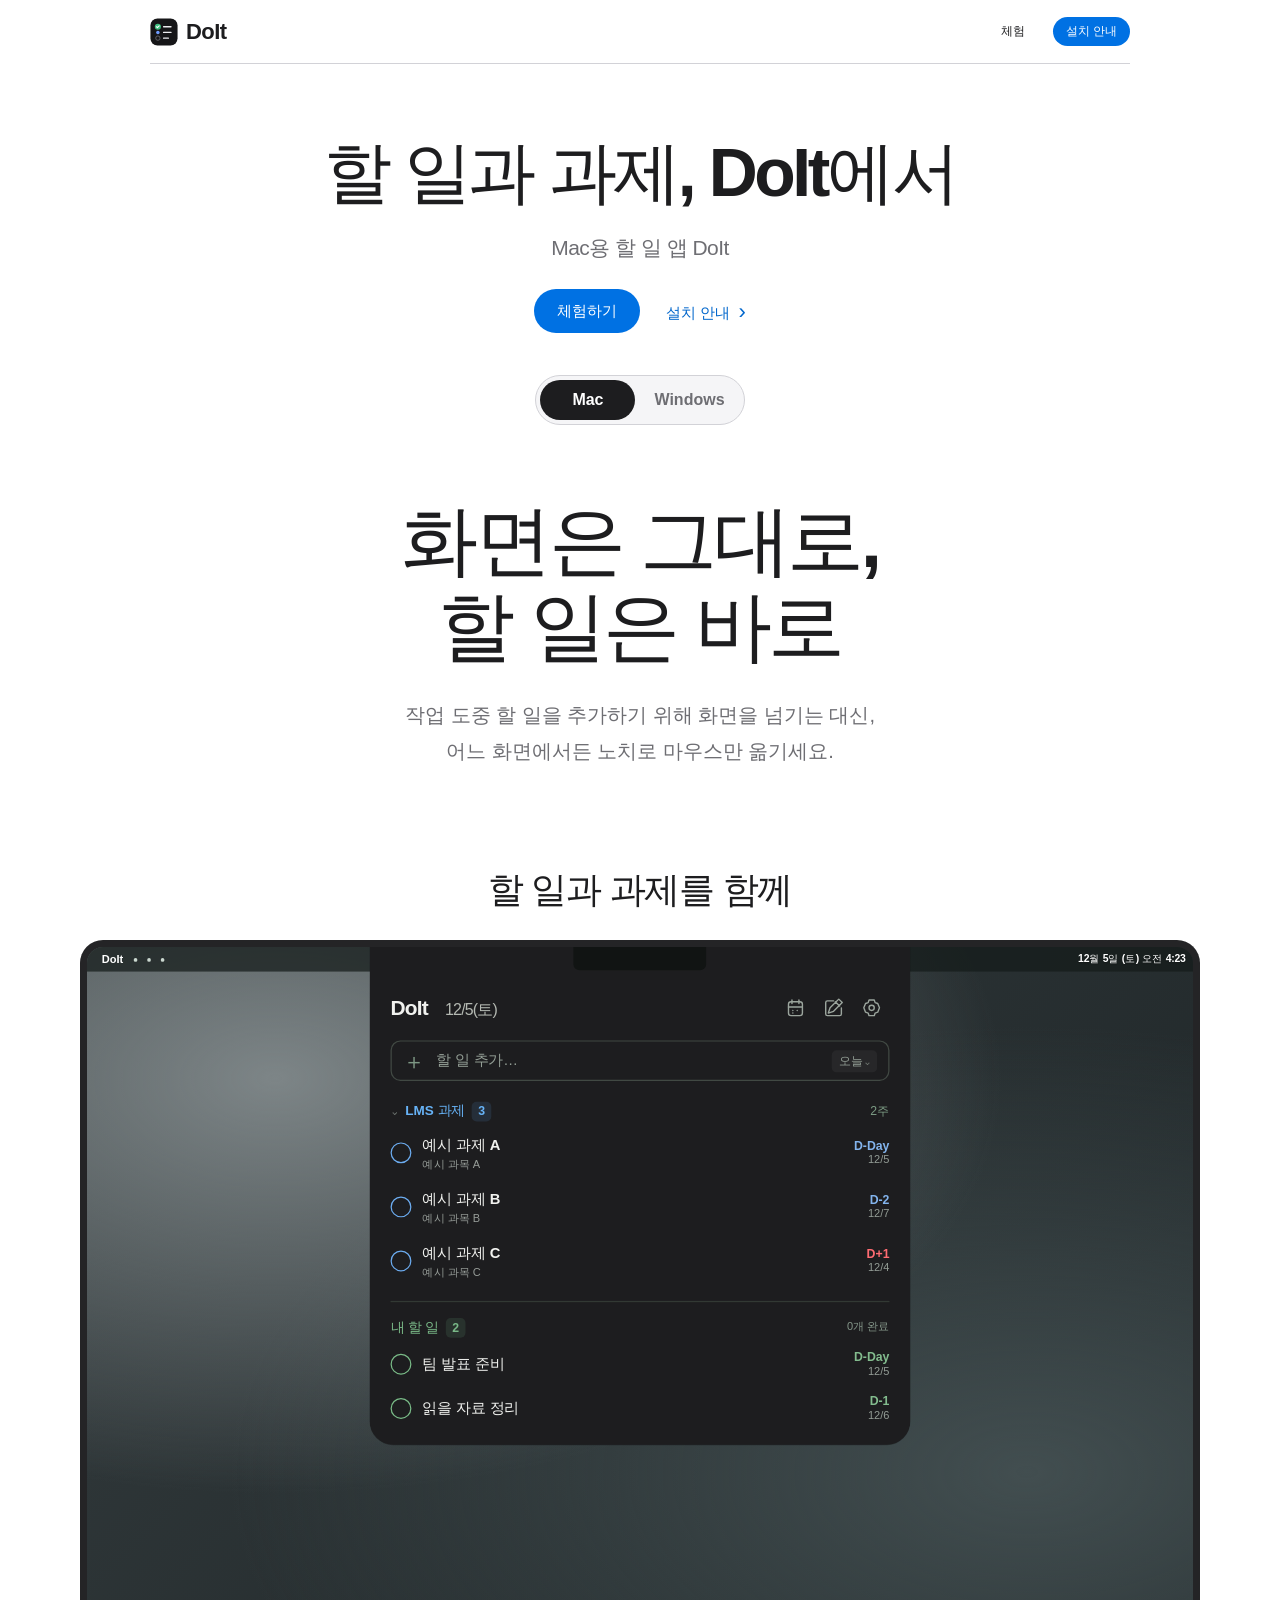
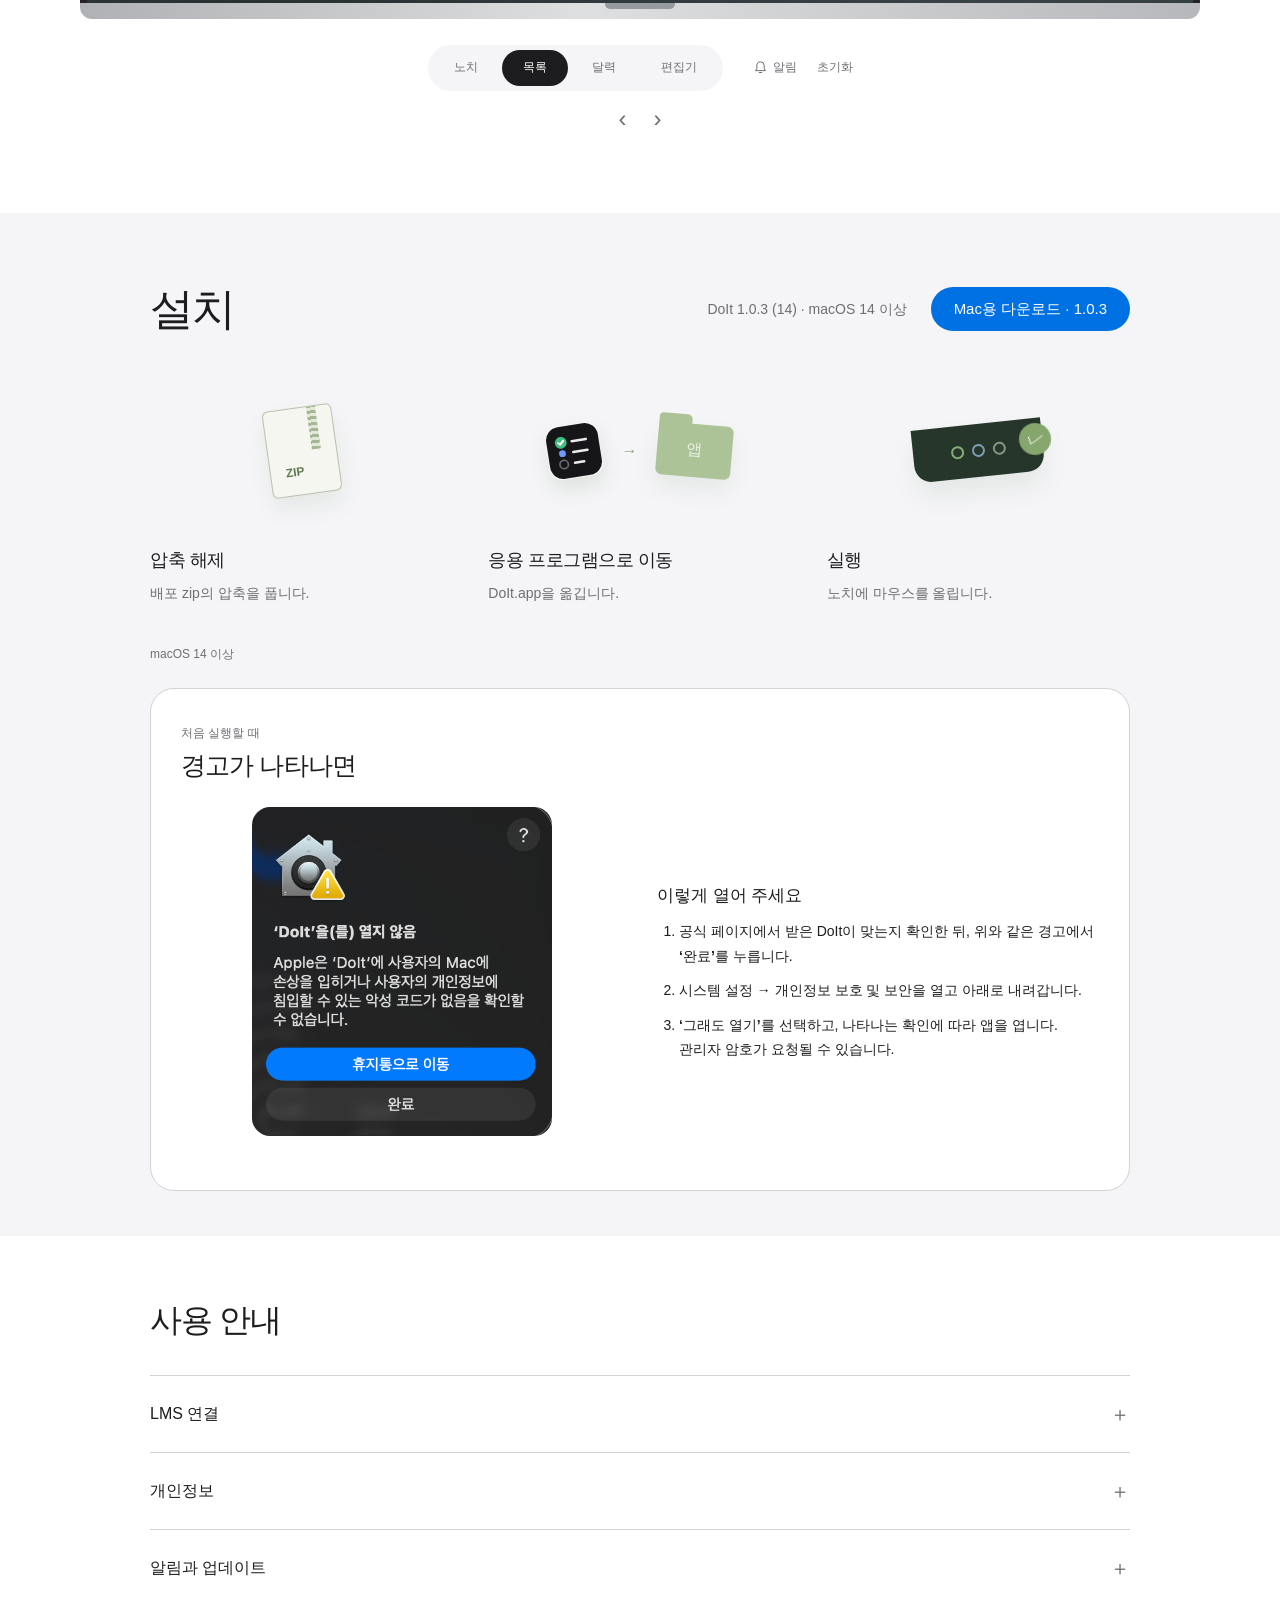
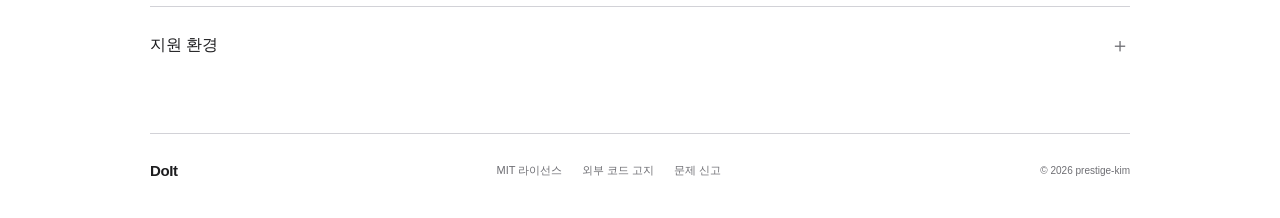
<file: site/index.html>
<!doctype html>
<html lang="ko">
<head>
  <meta charset="utf-8">
  <meta name="viewport" content="width=device-width, initial-scale=1">
  <meta name="color-scheme" content="light dark">
  <meta name="description" content="Mac의 노치와 Windows의 작업 표시줄에서 할 일과 LMS 과제를 확인하는 DoIt.">
  <meta http-equiv="Content-Security-Policy" content="default-src 'self'; script-src 'self'; style-src 'self'; img-src 'self' data:; font-src 'self'; connect-src 'none'; object-src 'none'; base-uri 'none'; form-action 'none'; frame-src 'none'">
  <title>DoIt — 할 일과 과제</title>
  <link rel="icon" type="image/svg+xml" href="./assets/mark.svg">
  <link rel="stylesheet" href="./styles.css?v=20261111-fit-demo">
  <link rel="stylesheet" href="./windows.css?v=20261118-install">
  <script type="module" src="./app.js?v=20261112-platforms"></script>
  <script type="module" src="./platforms.js?v=20261118-app"></script>
</head>
<body>
<a class="skip-link" href="#main">본문으로 건너뛰기</a>
<svg class="symbol-library" aria-hidden="true" xmlns="http://www.w3.org/2000/svg"><defs>
  <symbol id="i-arrow" viewBox="0 0 24 24"><path d="M5 12h14m-6-6 6 6-6 6"/></symbol>
  <symbol id="i-calendar" viewBox="0 0 24 24"><rect x="4" y="5" width="16" height="16" rx="3"/><path d="M8 3v4m8-4v4M4 11h16m-11 4h.01m5 0h.01m-5 3h.01"/></symbol>
  <symbol id="i-edit" viewBox="0 0 24 24"><path d="m14 5 5 5m-13 8 2-6L18 2l4 4L12 16l-6 2Z"/><path d="M12 4H5a2 2 0 0 0-2 2v13a2 2 0 0 0 2 2h14a2 2 0 0 0 2-2v-7"/></symbol>
  <symbol id="i-settings" viewBox="0 0 24 24"><path d="m9 3 6 0 1 3 3 1 2 5-2 5-3 1-1 3H9l-1-3-3-1-2-5 2-5 3-1Z"/><circle cx="12" cy="12" r="3"/></symbol>
  <symbol id="i-check" viewBox="0 0 24 24"><path d="m5 12 4 4L19 6"/></symbol>
  <symbol id="i-bell" viewBox="0 0 24 24"><path d="M6 9a6 6 0 0 1 12 0v5l2 3H4l2-3Zm4 11h4"/></symbol>
  <symbol id="i-lock" viewBox="0 0 24 24"><rect x="5" y="10" width="14" height="11" rx="3"/><path d="M8 10V7a4 4 0 0 1 8 0v3m-4 4v3"/></symbol>
  <symbol id="i-close" viewBox="0 0 24 24"><path d="m6 6 12 12M6 18 18 6"/></symbol>
  <symbol id="i-list" viewBox="0 0 24 24"><path d="M10 6h11M10 12h11M10 18h7m-14-12h.1m-.1 6h.1m-.1 6h.1"/></symbol>
</defs></svg>
<header class="site-header">
  <a class="brand" href="#top" aria-label="DoIt 첫 화면"><img src="./assets/mark.svg" width="34" height="34" alt=""><span>DoIt</span></a>
  <nav aria-label="주 메뉴"><a data-platform-link="experience" href="#experience">체험</a><a class="nav-cta" data-platform-link="install" href="#install">설치 안내</a></nav>
</header>
<main id="main">
  <section class="hero" id="top" aria-labelledby="hero-title">
    <h1 id="hero-title">할 일과 과제,<br class="small-break"> DoIt에서</h1>
    <p class="hero-copy" id="platform-hero-copy">Mac용 할 일 앱 DoIt</p>
    <div class="hero-actions"><button class="button primary js-only" id="platform-hero-demo" data-open-notch>체험하기</button><a class="text-link" data-platform-link="install" href="#install">설치 안내 <span aria-hidden="true">›</span></a></div>

  </section>

  <div class="platform-switch" id="platform-switch" role="tablist" aria-label="DoIt 운영체제" hidden>
    <button type="button" id="tab-mac" role="tab" aria-selected="true" aria-controls="platform-mac">Mac</button>
    <button type="button" id="tab-windows" role="tab" aria-selected="false" aria-controls="platform-windows" tabindex="-1">Windows</button>
  </div>

  <div id="platform-mac" role="tabpanel" aria-labelledby="tab-mac">
  <section class="focus-intro content-width" aria-labelledby="focus-title">
    <h2 id="focus-title"><span>화면은 그대로,</span><span>할 일은 바로</span></h2>
    <p><span>작업 도중 할 일을 추가하기 위해 화면을 넘기는 대신,</span><span>어느 화면에서든 노치로 마우스만 옮기세요.</span></p>
  </section>

  <section class="story" id="experience" data-scene="1" aria-label="DoIt 가상 제품 체험">
    <div class="product-stage">
      <p class="feature-caption js-only" id="feature-caption"><span>할 일과 과제를 함께</span></p>
      <div class="product-frame">
        <div class="display" id="product-display">
          <div class="desktop-surface" id="desktop-surface">
          <div class="desktop-menubar" aria-hidden="true"><span class="desktop-brand"><b>DoIt</b><i></i><i></i><i></i></span><time id="desktop-date" class="menu-clock">11월 9일 (월)</time></div>
          <button class="notch-toggle js-only" id="notch-toggle" aria-expanded="false" aria-controls="notch-panel" aria-label="노치 펼치기"><span class="camera" aria-hidden="true"></span></button>
          <div class="notch-panel" id="notch-panel" aria-label="예시 할 일 패널">
            <div class="panel-heading"><strong>DoIt <time id="panel-date">11/9(월)</time></strong><div class="panel-tools"><button class="icon-button js-only" id="calendar-toggle" aria-label="달력 보기" aria-pressed="false"><svg><use href="#i-calendar"/></svg></button><button class="icon-button js-only" id="editor-toggle" aria-label="전체 편집기 미리보기"><svg><use href="#i-edit"/></svg></button><a class="icon-button" href="#setup" aria-label="LMS 연결 방법 보기"><svg><use href="#i-settings"/></svg></a></div></div>
            <div class="list-view" id="list-view">
              <div class="demo-input" aria-label="입력창 예시, 실제 입력은 받지 않음"><span>＋</span>할 일 추가… <small>오늘⌄</small></div>
              <div class="list-heading"><strong><span class="chevron">⌄</span>LMS 과제 <b>3</b></strong><span>2주</span></div>
              <div class="tasks lms-tasks">
                <div class="task" data-task="lms-a"><button class="check js-only" data-check="lms-a" aria-label="예시 과제 A 완료" aria-pressed="false"><svg><use href="#i-check"/></svg></button><span class="static-ring no-js-only"></span><div class="task-copy"><span class="task-title">예시 과제 A</span><span class="course">예시 과목 A</span></div><span class="due">D-Day<small>11/9</small></span></div>
                <div class="task" data-task="lms-b"><button class="check js-only" data-check="lms-b" aria-label="예시 과제 B 완료" aria-pressed="false"><svg><use href="#i-check"/></svg></button><span class="static-ring no-js-only"></span><div class="task-copy"><span class="task-title">예시 과제 B</span><span class="course">예시 과목 B</span></div><span class="due">D-2<small>11/11</small></span></div>
                <div class="task overdue" data-task="lms-c"><button class="check js-only" data-check="lms-c" aria-label="예시 과제 C 완료" aria-pressed="false"><svg><use href="#i-check"/></svg></button><span class="static-ring no-js-only"></span><div class="task-copy"><span class="task-title">예시 과제 C</span><span class="course">예시 과목 C</span></div><span class="due">D+1<small>11/8</small></span></div>
              </div>
              <div class="list-divider"></div>
              <div class="list-heading personal-heading"><strong>내 할 일 <b>2</b></strong><span id="todo-progress">0개 완료</span></div>
              <div class="tasks personal-tasks"><div class="task" data-task="todo-a"><button class="check js-only" data-check="todo-a" aria-label="팀 발표 준비 완료" aria-pressed="false"><svg><use href="#i-check"/></svg></button><span class="static-ring no-js-only"></span><span class="task-title">팀 발표 준비</span><span class="due">D-Day<small>11/9</small></span></div><div class="task" data-task="todo-b"><button class="check js-only" data-check="todo-b" aria-label="읽을 자료 정리 완료" aria-pressed="false"><svg><use href="#i-check"/></svg></button><span class="static-ring no-js-only"></span><span class="task-title">읽을 자료 정리</span><span class="due">D-1<small>11/10</small></span></div></div>
            </div>
            <div class="calendar-view" id="calendar-view" hidden><div class="calendar-title"><strong id="calendar-month">2026년 11월</strong><span>〈 <span class="today-chip">오늘</span> 〉</span></div><div class="weekdays" aria-hidden="true"><span>일</span><span>월</span><span>화</span><span>수</span><span>목</span><span>금</span><span>토</span></div><div class="calendar-grid" id="calendar-grid" aria-label="2026년 11월 예시 달력"></div><div class="calendar-legend"><span><i></i>내 할 일</span><span><i></i>LMS 과제</span><span>지난 날짜는 보기만 가능</span></div><div class="selected-day"><strong id="selected-day-label">11월 9일 · 오늘</strong><div><i class="blue-dot"></i>예시 과제 A <span>예시 과목 A</span></div><div><i class="green-dot"></i>팀 발표 준비</div></div></div>
          </div>
          <div class="demo-alert" id="demo-alert" hidden><button class="alert-content" id="alert-content"><span class="alert-dot"></span><strong id="alert-count">오늘 마감 2개</strong><span id="alert-titles">예시 과제 A 외 1개</span></button><button class="alert-close" id="alert-close" aria-label="알림 예시 닫기"><svg><use href="#i-close"/></svg></button></div>
          <section class="editor-window" id="editor-window" aria-label="전체 편집기 예시" hidden><div class="window-top"><i></i><i></i><i></i><span>전체 편집기</span><button id="editor-close" class="icon-button js-only" aria-label="편집기 미리보기 닫기"><svg><use href="#i-close"/></svg></button></div><div class="editor-toolbar"><span>⌕ 제목 검색</span><strong>마감일순</strong><span>추가순</span></div><div class="editor-body"><h3>LMS 과제 <small>보기·체크만 가능</small></h3><div class="editor-row"><span class="blue-dot"></span><strong>예시 과제 A</strong><span class="course">예시 과목 A</span><span data-demo-offset="0">11/9 · D-Day</span></div><div class="editor-row"><span class="blue-dot"></span><strong>예시 과제 B</strong><span class="course">예시 과목 B</span><span data-demo-offset="2">11/11 · D-2</span></div><h3>내 할 일</h3><div class="editor-row"><span class="green-dot"></span><strong>팀 발표 준비</strong><span data-demo-offset="0">11/9 · D-Day</span></div><div class="editor-row"><span class="green-dot"></span><strong>읽을 자료 정리</strong><span data-demo-offset="1">11/10 · D-1</span></div><p>내 할 일은 제목·날짜 수정과 일괄 처리까지.<br> LMS 과제의 제목·마감일은 바꾸지 않습니다.</p></div></section>
          </div>
        </div>
        <div class="frame-chin" aria-hidden="true"><span></span></div>
      </div>
      <div class="scene-controls js-only"><div class="scene-buttons" role="group" aria-label="제품 시연 장면"><button data-scene="0" aria-pressed="false">노치</button><button data-scene="1" aria-pressed="true">목록</button><button data-scene="2" aria-pressed="false">달력</button><button data-scene="3" aria-pressed="false">편집기</button></div><div class="extra-controls"><button id="show-alert"><svg><use href="#i-bell"/></svg>알림</button><button id="reset-demo">초기화</button></div></div>
      <div class="story-footer js-only"><button id="previous-scene" aria-label="이전 장면">‹</button><button id="next-scene" aria-label="다음 장면">›</button></div>
    </div>
    <noscript><p class="noscript-note">예시 일정입니다. JavaScript를 켜면 날짜와 시간이 현재 기기에 맞춰지고 노치·완료 체크·달력·알림을 체험할 수 있습니다.</p></noscript>
    <p class="sr-only" id="demo-status" role="status" aria-live="polite"></p>
  </section>

  <section class="install-section" id="install" aria-labelledby="install-title">
    <div class="content-width">
      <div class="install-heading"><h2 id="install-title">설치</h2><div class="release-state"><p id="release-message">DoIt 1.0.3 (14) · macOS 14 이상</p><a class="text-link" id="preview-cta" href="#experience">체험하기 <span aria-hidden="true">›</span></a><a class="button primary" id="download-link" hidden>Mac용 다운로드</a></div></div>
      <ol class="install-steps">
        <li><div class="install-drawing archive-drawing" aria-hidden="true"><div class="zip-icon"><span>ZIP</span><i></i></div></div><h3>압축 해제</h3><p>배포 zip의 압축을 풉니다.</p></li>
        <li><div class="install-drawing folder-drawing" aria-hidden="true"><img src="./assets/mark.svg" alt="" width="54" height="54"><span>→</span><div class="folder-icon"><i>앱</i></div></div><h3>응용 프로그램으로 이동</h3><p>DoIt.app을 옮깁니다.</p></li>
        <li><div class="install-drawing launch-drawing" aria-hidden="true"><span class="launch-notch"><i></i><i></i><i></i></span><span class="launch-check">✓</span></div><h3>실행</h3><p>노치에 마우스를 올립니다.</p></li>
      </ol>
      <p class="compatibility">macOS 14 이상</p>
      <section class="first-launch" aria-labelledby="first-launch-title">
        <div class="first-launch-intro"><span>처음 실행할 때</span><h3 id="first-launch-title">경고가 나타나면</h3></div>
        <div class="first-launch-content">
          <img class="first-launch-warning" src="./assets/first-launch-warning.webp" width="508" height="558" alt="DoIt을 열지 않음. Apple이 악성 코드가 없는지 확인할 수 없다는 경고와 휴지통으로 이동·완료 버튼.">
          <div class="first-launch-steps"><h4>이렇게 열어 주세요</h4><ol>
            <li>공식 페이지에서 받은 DoIt이 맞는지 확인한 뒤, 위와 같은 경고에서 <strong>‘완료’</strong>를 누릅니다.</li>
            <li><strong>시스템 설정 → 개인정보 보호 및 보안</strong>을 열고 아래로 내려갑니다.</li>
            <li><strong>‘그래도 열기’</strong>를 선택하고, 나타나는 확인에 따라 앱을 엽니다. 관리자 암호가 요청될 수 있습니다.</li>
          </ol></div>
        </div>
      </section>
    </div>
  </section>
  </div>

  <div id="platform-windows" role="tabpanel" aria-labelledby="tab-windows" hidden>
    <section class="focus-intro content-width" aria-labelledby="windows-focus-title">
      <h2 id="windows-focus-title"><span>작업 표시줄에서</span><span>바로 여는 할 일</span></h2>
      <p>알림 영역의 DoIt을 누르면 목록이 열립니다.<br>달력을 보고, 마감할 일도 같은 패널에서 확인하세요.</p>
    </section>
    <section class="story windows-story" id="windows-experience" aria-label="Windows용 DoIt 체험">
      <p class="windows-feature-caption" id="windows-caption">작업 표시줄에서 DoIt 아이콘을 눌러 보세요.</p>
      <div class="windows-stage" id="windows-stage">
        <section class="windows-panel" id="windows-panel" aria-label="예시 할 일 패널" hidden>
          <header class="windows-panel-header">
            <strong>DoIt</strong>
            <div class="windows-panel-tools">
              <button type="button" id="windows-calendar" aria-pressed="false" aria-label="월간 달력 보기">달력</button>
              <button type="button" data-windows-dialog="editor">전체 편집기…</button>
              <button type="button" data-windows-dialog="settings">설정</button>
            </div>
          </header>
          <div class="windows-calendar" id="windows-calendar-view" hidden>
            <div class="windows-month-bar">
              <strong id="windows-month"></strong>
              <div class="windows-month-tools">
                <button type="button" id="windows-prev-month" aria-label="이전 달">‹</button>
                <button type="button" id="windows-today">오늘</button>
                <button type="button" id="windows-next-month" aria-label="다음 달">›</button>
              </div>
            </div>
            <div class="windows-weekdays" aria-hidden="true"><span>일</span><span>월</span><span>화</span><span>수</span><span>목</span><span>금</span><span>토</span></div>
            <div class="windows-calendar-grid" id="windows-days" role="group" aria-label="예시 달력 날짜"></div>
          </div>
          <div class="windows-quick-add" id="windows-quick-add">
            <input type="text" id="windows-input" aria-label="할 일 제목" placeholder="할 일 입력…" maxlength="200" autocomplete="off">
            <button type="button" id="windows-due" aria-label="마감 날짜, 오늘">오늘</button>
            <span class="windows-due-text" id="windows-due-text" hidden></span>
            <button type="button" id="windows-add">추가</button>
          </div>
          <p class="windows-add-error" id="windows-add-error" hidden></p>
          <p class="windows-past-day" id="windows-past-day" hidden>지난 날짜는 보기만 할 수 있어요.</p>
          <div class="windows-list" id="windows-list"></div>
        </section>
        <section class="windows-dialog" id="windows-dialog" role="dialog" aria-labelledby="windows-dialog-title" hidden>
          <header class="windows-dialog-header"><strong id="windows-dialog-title"></strong><button type="button" id="windows-close-dialog" aria-label="예시 창 닫기"><svg aria-hidden="true"><use href="#i-close"/></svg></button></header>
          <div id="windows-editor" class="windows-dialog-content" hidden>
            <div class="windows-editor-bar">
              <label for="windows-search">제목 검색</label>
              <input type="search" id="windows-search" autocomplete="off">
              <select id="windows-sort" aria-label="정렬">
                <option value="due">마감일순</option>
                <option value="added">추가순</option>
              </select>
            </div>
            <ul class="windows-editor-rows" id="windows-editor-rows" aria-label="편집할 할 일 목록"></ul>
            <p class="windows-empty" id="windows-editor-empty" hidden>찾는 할 일이 없어요</p>
            <div class="windows-batch" id="windows-batch" hidden>
              <span id="windows-batch-count"></span>
              <button type="button" data-windows-batch="done">완료</button>
              <button type="button" data-windows-batch="undone">미완료</button>
              <button type="button" class="is-danger" id="windows-batch-delete" data-windows-batch="delete">삭제</button>
              <button type="button" data-windows-batch="clear">선택 해제</button>
            </div>
          </div>
          <div id="windows-settings" class="windows-dialog-content" hidden>
            <div class="windows-tabs" role="tablist" aria-label="설정 항목">
              <button type="button" role="tab" id="windows-tab-general" aria-controls="windows-pane-general" aria-selected="true">일반</button>
              <button type="button" role="tab" id="windows-tab-lms" aria-controls="windows-pane-lms" aria-selected="false" tabindex="-1">LMS 연동</button>
              <button type="button" role="tab" id="windows-tab-alerts" aria-controls="windows-pane-alerts" aria-selected="false" tabindex="-1">알림</button>
              <button type="button" role="tab" id="windows-tab-history" aria-controls="windows-pane-history" aria-selected="false" tabindex="-1">기록 보관</button>
              <button type="button" role="tab" id="windows-tab-storage" aria-controls="windows-pane-storage" aria-selected="false" tabindex="-1">저장 공간</button>
            </div>
            <ul class="windows-settings-list" id="windows-pane-general" role="tabpanel" aria-labelledby="windows-tab-general">
              <li><strong>로그인 시 DoIt 시작</strong><span>Windows에 로그인하면 알림 영역에 DoIt이 켜집니다.</span></li>
              <li><strong>새 버전 자동 확인 · 새 버전 받기</strong><span>하루 한 번 새 버전이 있는지 확인해 알려 줍니다. ‘새 버전 받기’로 받은 설치 파일을 실행하면 할 일과 설정은 그대로 두고 앱만 바꿉니다.</span></li>
            </ul>
            <ul class="windows-settings-list" id="windows-pane-lms" role="tabpanel" aria-labelledby="windows-tab-lms" hidden>
              <li><strong>LMS 연동</strong><span>개인 캘린더 피드로 과제와 마감일을 가져옵니다.</span></li>
              <li><strong>피드 주소 입력 · 연결 해제…</strong><span>주소는 앱의 설정 창에서만 입력합니다. 이 체험에는 입력칸이 없습니다.</span></li>
              <li><strong>가져올 기간 · 지금 새로고침</strong><span>몇 주 앞까지 가져올지 고르고, 필요할 때 바로 새로 고칩니다.</span></li>
            </ul>
            <ul class="windows-settings-list" id="windows-pane-alerts" role="tabpanel" aria-labelledby="windows-tab-alerts" hidden>
              <li><strong>내 할 일 마감 알림 · LMS 과제 마감 알림</strong><span>오전 9시에 오늘 마감 건수를 알림 센터에 표시합니다.</span></li>
              <li><strong>마감 알림 일시 중지</strong><span>잠시 알림을 끄고 다시 켤 수 있습니다.</span></li>
              <li><strong>테스트 알림 보내기</strong><span>알림이 보이는지 바로 확인합니다.</span></li>
            </ul>
            <ul class="windows-settings-list" id="windows-pane-history" role="tabpanel" aria-labelledby="windows-tab-history" hidden>
              <li><strong>기록 보관 기간</strong><span>6개월 · 1년 · 2년 · 정리 안 함</span></li>
              <li><strong>지금 정리…</strong><span>백업 후 정리하거나 그냥 정리합니다.</span></li>
              <li><strong>모든 기록 초기화…</strong><span>한 번 더 확인한 뒤 초기화합니다.</span></li>
            </ul>
            <ul class="windows-settings-list" id="windows-pane-storage" role="tabpanel" aria-labelledby="windows-tab-storage" hidden>
              <li><strong>저장 공간</strong><span>항목별 개수와 크기, 정리 대상, DoIt 메모리를 보여 줍니다.</span></li>
              <li><strong>새로 계산</strong><span>지금 기준으로 다시 계산합니다.</span></li>
            </ul>
          </div>
        </section>
        <div class="windows-taskbar" aria-label="Windows 작업 표시줄 예시">
          <div class="windows-taskbar-center" aria-hidden="true"><i class="windows-mark"></i><span class="windows-search">⌕ <span>검색</span></span><i class="windows-folder"></i></div>
          <button type="button" id="windows-tray" aria-label="DoIt 트레이 열기" aria-controls="windows-panel" aria-expanded="false"><img src="./assets/mark.svg" width="22" height="22" alt=""></button>
        </div>
      </div>
      <div class="windows-demo-footer"><p>예시 데이터로만 동작합니다.</p><button type="button" id="windows-reset">체험 초기화</button></div>
      <p class="sr-only" id="windows-demo-status" role="status" aria-live="polite"></p>
    </section>
    <section class="install-section windows-install" id="windows-install" aria-labelledby="windows-install-title">
      <div class="content-width">
        <div class="install-heading">
          <h2 id="windows-install-title">Windows 설치</h2>
          <div class="release-state windows-release-state">
            <p id="windows-release-message">Windows 다운로드 준비 중</p>
            <div class="windows-downloads" id="windows-downloads" hidden>
              <a class="button primary" id="windows-download-x64" hidden>x64용 다운로드</a>
              <a class="button primary" id="windows-download-arm64" hidden>Arm64용 다운로드</a>
            </div>
          </div>
        </div>
        <ol class="windows-install-steps">
          <li><h3>시스템 종류 확인</h3><p><strong>설정 → 시스템 → 정보</strong>에서 시스템 종류를 확인하고 x64 또는 Arm64용 설치 파일을 고릅니다.</p></li>
          <li><h3>설치 파일 열기</h3><p>다운로드한 DoIt 설치 파일을 열고 화면의 안내를 따릅니다. 현재 Windows 계정에 설치됩니다.</p></li>
          <li><h3>트레이에서 열기</h3><p>시작 메뉴에서 DoIt을 실행한 뒤 시계 옆 DoIt 아이콘을 누릅니다. 처음에는 작업 표시줄의 <strong>^</strong>(숨겨진 아이콘) 안에 있을 수 있습니다. 항상 보이게 하려면 <strong>설정 → 개인 설정 → 작업 표시줄 → 기타 시스템 트레이 아이콘</strong>에서 DoIt을 켭니다.</p></li>
        </ol>
        <p class="compatibility">Windows 11 · x64 / Arm64</p>
        <section class="first-launch windows-first-launch" aria-labelledby="windows-first-launch-title">
          <div class="first-launch-intro"><span>처음 받을 때</span><h3 id="windows-first-launch-title">경고가 나타나면</h3></div>
          <div class="first-launch-content">
            <!-- 예시 그림: 직접 그린 단순 도식입니다. 실제 Windows 기기에서 찍은 화면으로 나중에 교체할 자리입니다. -->
            <figure class="windows-warning-figure">
              <div class="windows-warning-drawings" aria-hidden="true">
                <div class="win-sketch win-sketch-download">
                  <span class="win-sketch-step">1</span>
                  <div class="win-sketch-file"><i></i><div><b>DoIt-Windows-…-Setup.exe</b><small>일반적으로 다운로드되지 않는 파일입니다</small></div></div>
                  <div class="win-sketch-menu"><span class="win-sketch-pick">유지</span><span>삭제</span></div>
                </div>
                <div class="win-sketch win-sketch-guard">
                  <span class="win-sketch-step">2</span>
                  <b class="win-sketch-title">Windows의 PC 보호</b>
                  <span class="win-sketch-link">추가 정보</span>
                  <dl><dt>앱</dt><dd>DoIt-Windows-…-Setup.exe</dd><dt>게시자</dt><dd>알 수 없는 게시자</dd></dl>
                  <div class="win-sketch-buttons"><span class="win-sketch-pick">실행</span><span>실행 안 함</span></div>
                </div>
              </div>
              <figcaption>예시 그림 · 실제 문구와 모양은 Windows·브라우저 버전에 따라 다를 수 있습니다.</figcaption>
            </figure>
            <div class="first-launch-steps"><h4>이렇게 열어 주세요</h4><ol>
              <li>브라우저가 <strong>‘일반적으로 다운로드되지 않는 파일’</strong>처럼 경고하면, 이 페이지에서 받은 DoIt 설치 파일이 맞는지 확인한 뒤 <strong>‘유지’</strong>를 고릅니다. Edge 기준이며 브라우저마다 문구가 다릅니다.</li>
              <li>설치 파일을 열 때 <strong>‘Windows의 PC 보호’</strong> 창이 나오면 <strong>‘추가 정보’</strong>를 누릅니다.</li>
              <li>게시자가 <strong>‘알 수 없는 게시자’</strong>로 표시되는지 확인하고 <strong>‘실행’</strong>을 누릅니다. DoIt 설치는 관리자 권한을 묻지 않는 것이 정상입니다.</li>
            </ol></div>
          </div>
          <div class="windows-hash-check">
            <h4>설치 파일이 맞는지 확인하기</h4>
            <p>설치 파일이 있는 폴더에서 PowerShell을 열고 아래 명령을 실행합니다. Arm64용은 파일 이름의 <code>x64</code>를 <code>arm64</code>로 바꿉니다.</p>
            <pre><code>Get-FileHash .\DoIt-Windows-1.0.0-1-x64-Setup.exe -Algorithm SHA256</code></pre>
            <p>나온 <code>Hash</code> 값이 이 페이지의 <a class="text-link" href="#windows-checksums">설치 파일 SHA-256</a>과 같으면 공식 파일입니다. 다르면 실행하지 말고 지운 뒤 다시 받으세요. SHA-256 값은 다운로드가 열리면 함께 표시됩니다.</p>
          </div>
        </section>
        <div class="windows-maintain">
          <section aria-labelledby="windows-update-title"><h3 id="windows-update-title">업데이트</h3><p>새 버전이 나오면 DoIt이 설정과 트레이 메뉴에서 알려 줍니다. ‘새 버전 받기’로 설치 파일을 받아 실행하면 앱만 바뀌고 할 일과 설정은 그대로 남습니다. 앱이 저절로 설치하지는 않습니다. DoIt이 실행 중이면 트레이 아이콘 메뉴에서 먼저 종료한 뒤 설치하세요.</p></section>
          <section aria-labelledby="windows-remove-title"><h3 id="windows-remove-title">제거</h3><p><strong>설정 → 앱 → 설치된 앱</strong>에서 DoIt을 제거합니다. 할 일 데이터는 <code>%LOCALAPPDATA%\DoIt</code> 폴더에 남으므로, 지우려면 이 폴더를 직접 삭제하세요.</p></section>
        </div>
        <details id="windows-checksums" hidden><summary>설치 파일 SHA-256<span>＋</span></summary><div class="detail-body" id="windows-checksum-values"></div></details>
      </div>
    </section>
  </div>

  <section class="guide-section content-width" id="privacy" aria-labelledby="guide-title">
    <h2 id="guide-title">사용 안내</h2>
    <details id="setup">
      <summary>LMS 연결<span>＋</span></summary>
      <div class="detail-body lms-guide">
        <div class="lms-guide-heading">
          <h3>과제도, 함께.</h3>
          <p>LMS에서 피드 주소를 가져와 DoIt에 연결하면<br>과제와 마감일을 함께 볼 수 있습니다.</p>
        </div>
        <h4 class="lms-flow-title">LMS에서 피드 주소 가져오기</h4>
        <ol class="lms-feed-steps">
          <li>
            <div class="lms-feed-visual lms-calendar-visual" aria-hidden="true"><div class="lms-calendar-menu"><span>대시보드</span><span>과목</span><strong><svg><use href="#i-calendar"/></svg>캘린더</strong></div></div>
            <h5>캘린더 열기</h5><p>LMS 홈 왼쪽 메뉴에서<br>‘캘린더’를 클릭하세요.</p>
          </li>
          <li>
            <div class="lms-feed-visual"><img src="./assets/lms-setup/calendar-feed-link.png" width="194" height="164" loading="lazy" alt="LMS 캘린더 오른쪽의 캘린더 피드 링크"></div>
            <h5>캘린더 피드 선택</h5><p>캘린더 화면 오른쪽에서<br>‘캘린더 피드’를 클릭하세요.</p>
          </li>
          <li>
            <div class="lms-feed-visual lms-copy-visual" aria-hidden="true"><div class="lms-feed-dialog"><strong>캘린더 피드</strong><span>아래 링크를 복사하여 사용하세요.</span><div>개인 피드 주소 <b>⌘ C</b></div></div></div>
            <h5>주소 복사</h5><p>나타난 주소를 전체 선택해<br>복사하세요.</p>
          </li>
        </ol>
        <p class="lms-feed-example">일부 화면은 개인 정보 보호를 위해 예시로 표시했습니다.</p>
        <h4 class="lms-flow-title lms-connect-title">DoIt에 연결하기</h4>
        <ol class="lms-steps">
          <li>
            <div class="lms-step-copy"><span class="lms-step-number" aria-hidden="true">1</span><h4>피드 주소 저장</h4><p>DoIt 설정 → LMS 연동에서<br>주소를 붙여넣고 ‘저장’을 누르세요.</p></div>
            <a class="lms-screen" href="./assets/lms-setup/save-feed.png" target="_blank" rel="noopener" aria-label="피드 주소 저장 화면 크게 보기">
              <img src="./assets/lms-setup/save-feed.png" width="984" height="430" loading="lazy" alt="실제 DoIt 설정의 LMS 연동 화면. 비어 있는 피드 주소 입력란과 저장 버튼이 있습니다.">
              <span>이미지 크게 보기 <span aria-hidden="true">↗</span></span>
            </a>
          </li>
          <li>
            <div class="lms-step-copy"><span class="lms-step-number" aria-hidden="true">2</span><h4>연동 켜기</h4><p>‘LMS 연동 켜기’를 켜세요.<br>가져올 기간도 정할 수 있습니다.</p></div>
            <a class="lms-screen" href="./assets/lms-setup/enable-lms.png" target="_blank" rel="noopener" aria-label="LMS 연동 켜기 화면 크게 보기">
              <img src="./assets/lms-setup/enable-lms.png" width="984" height="320" loading="lazy" alt="실제 DoIt 설정의 LMS 연동 스위치가 오른쪽으로 켜진 화면. 피드 주소 대신 이 맥에만 저장됨 표시가 보입니다.">
              <span>이미지 크게 보기 <span aria-hidden="true">↗</span></span>
            </a>
          </li>
        </ol>
        <p class="lms-screen-note">Mac용 DoIt 설정 예시입니다. Windows에서도 DoIt 설정의 LMS 연동에서 주소를 저장합니다. 웹에서는 주소를 입력받지 않습니다.</p>
        <div class="lms-optional"><h4>LMS 없이도 사용할 수 있어요.</h4><p>연동하지 않아도 할 일·달력·마감 알림을 사용할 수 있습니다.<br>피드를 추가하지 않으면 패널에 LMS 칸이 나타나지 않습니다.</p></div>
        <div class="lms-safety"><p>피드 주소는 <strong>DoIt 앱 설정 창에만 직접</strong> 붙여넣으세요. 비밀번호처럼 보관하고 스크린샷·터미널·대화에 노출하지 마세요. 노출했다면 LMS에서 재발급하세요.</p><p>한동대 LMS 기준이며 다른 학교는 미검증입니다. 학교 공식 앱이 아닙니다. <strong>LMS 원본이 기준이며 DoIt은 보조 도구입니다.</strong> 중요한 마감은 LMS에서 확인하세요.</p></div>
      </div>
    </details>
    <details><summary>개인정보<span>＋</span></summary><div class="detail-body"><p>개발자는 사용자 데이터를 수집하거나 전송받지 않습니다. 할 일·과제·체크 상태·기록은 사용하는 기기에 저장됩니다.</p><p>LMS에는 피드 GET 요청만 보냅니다. 할 일과 체크 상태를 보내거나 강의자료·게시글·첨부파일에 접근하거나 화면을 크롤링하지 않습니다. LMS 데이터를 AI 서비스에 보내지 않습니다.</p><p>Mac에서는 피드 주소를 본인 계정 전용 파일에 저장합니다(파일 권한 600·폴더 700, Time Machine 백업 제외). Windows에서는 현재 Windows 사용자 계정으로 피드 주소를 보호합니다.</p><p>Mac용 업데이트 확인과 설치 파일 다운로드는 GitHub와 통신하며 IP 등 일반 HTTP 정보가 전달될 수 있습니다.</p><p>Windows판은 ‘새 버전 자동 확인’이 켜져 있으면 하루 한 번 이 소개 페이지의 버전 정보 파일을 받습니다. 할 일 데이터는 보내지 않으며, 이때도 IP 등 일반 HTTP 정보가 전달될 수 있습니다. 설정의 일반 탭에서 끌 수 있습니다.</p><p>이 웹사이트에는 입력 수집·분석 도구가 없습니다.</p></div></details>
    <details><summary>알림과 업데이트<span>＋</span></summary><div class="detail-body"><p>Mac에서는 마감 당일 오전 9시에 노치 알림을 모아서 표시합니다. 앱 종료 중 macOS 알림에는 알림 권한이 필요합니다. Windows에서는 오늘 마감인 건수만 알림 센터에 표시합니다. 기록은 자동으로 삭제하지 않습니다.</p><p>Mac용 업데이트는 자동으로 확인하고 설치는 사용자가 선택합니다.</p><p>Windows용은 앱이 새 버전을 알려 주고, ‘새 버전 받기’로 설치 파일을 받아 실행하면 할 일과 설정을 유지한 채 앱만 바뀝니다. 설치는 사용자가 직접 합니다.</p></div></details>
    <details><summary>지원 환경<span>＋</span></summary><div class="detail-body"><p>macOS 14 이상. Apple Silicon 실사용 확인. Intel은 universal 빌드 확인, 실사용 미확인입니다.</p><p>Windows용은 Windows 11 x64·Arm64용 설치 파일을 따로 제공하며, 관리자 권한 없이 현재 Windows 계정에 설치됩니다. 모바일에서는 웹 체험을 이용할 수 있습니다.</p></div></details>
  </section>
</main>
<footer class="site-footer content-width"><a class="brand" href="#top">DoIt</a><div><a href="./legal.html#license">MIT 라이선스</a><a href="./legal.html#notices">외부 코드 고지</a><a href="https://github.com/prestige-kim/DoIt/issues">문제 신고</a></div><small>© 2026 prestige-kim</small></footer>
</body>
</html>
</file>
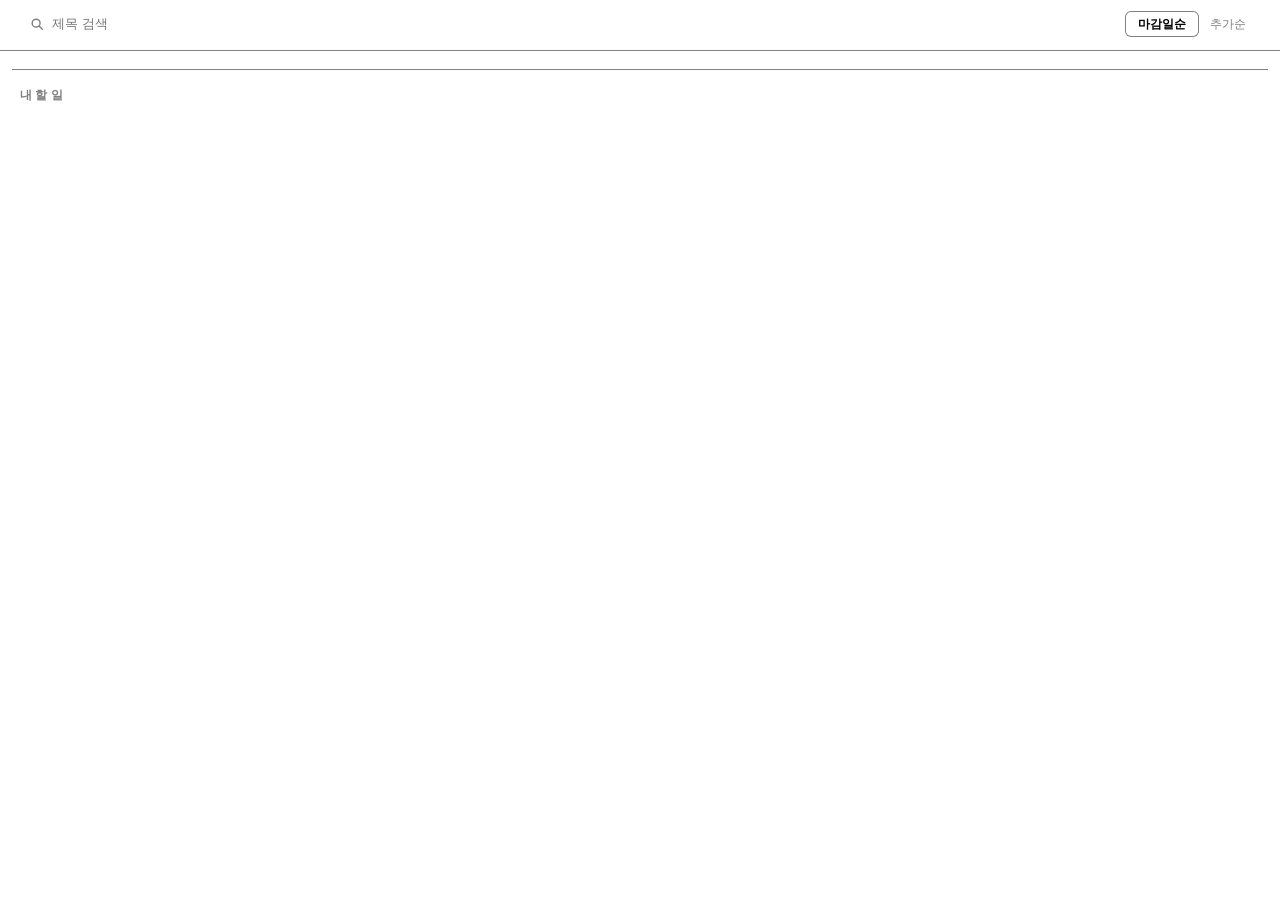
<file: DoIt/Editor/Web/index.html>
<!doctype html>
<html lang="ko">
<head>
<meta charset="utf-8">
<!-- D-016: 네트워크 차단. 앱 번들 안 editor.css / editor.js만 허용, 그 밖의 모든 불러오기·접속 금지 -->
<meta http-equiv="Content-Security-Policy" content="default-src 'none'; script-src 'self'; style-src 'self'; img-src 'none'; font-src 'none'; media-src 'none'; connect-src 'none'; object-src 'none'; frame-src 'none'; worker-src 'none'; manifest-src 'none'; base-uri 'none'; form-action 'none'">
<meta name="referrer" content="no-referrer">
<!-- CSS를 읽기 전부터 시스템 밝기 모드를 따르게 (다크 모드에서 첫 순간 흰 바탕 방지) -->
<meta name="color-scheme" content="light dark">
<title>DoIt 편집기</title>
<link rel="stylesheet" href="editor.css">
<script src="editor.js" defer></script>
</head>
<body>
<header class="toolbar">
  <label class="search">
    <svg viewBox="0 0 16 16" aria-hidden="true"><circle cx="7" cy="7" r="4.5"></circle><line x1="10.4" y1="10.4" x2="14" y2="14"></line></svg>
    <input id="search" type="search" placeholder="제목 검색" autocomplete="off" spellcheck="false">
  </label>
  <div class="segmented" role="group" aria-label="정렬">
    <button type="button" id="sort-due" class="on">마감일순</button>
    <button type="button" id="sort-added">추가순</button>
  </div>
</header>

<main id="content">
  <section id="lms-section" class="section lms" hidden>
    <button type="button" id="lms-toggle" class="section-head">
      <svg class="chevron" viewBox="0 0 10 10" aria-hidden="true"><polyline points="2,3.5 5,6.5 8,3.5"></polyline></svg>
      <span class="section-title">LMS 과제</span>
      <span id="lms-count" class="badge"></span>
      <span class="section-note">보기·체크만 할 수 있어요</span>
    </button>
    <ul id="lms-list" class="rows"></ul>
  </section>

  <section id="todo-section" class="section todo">
    <div class="section-head static">
      <span class="section-title">내 할 일</span>
      <span id="todo-count" class="badge"></span>
    </div>
    <ul id="todo-list" class="rows"></ul>
  </section>

  <p id="empty" class="empty" hidden></p>
</main>

<footer id="bulkbar" class="bulkbar" hidden>
  <span id="bulk-count" class="bulk-count"></span>
  <span class="spacer"></span>
  <button type="button" id="bulk-done">완료</button>
  <button type="button" id="bulk-undone">미완료</button>
  <button type="button" id="bulk-delete" class="danger">삭제</button>
  <button type="button" id="bulk-clear" class="plain">선택 해제</button>
</footer>
</body>
</html>
</file>
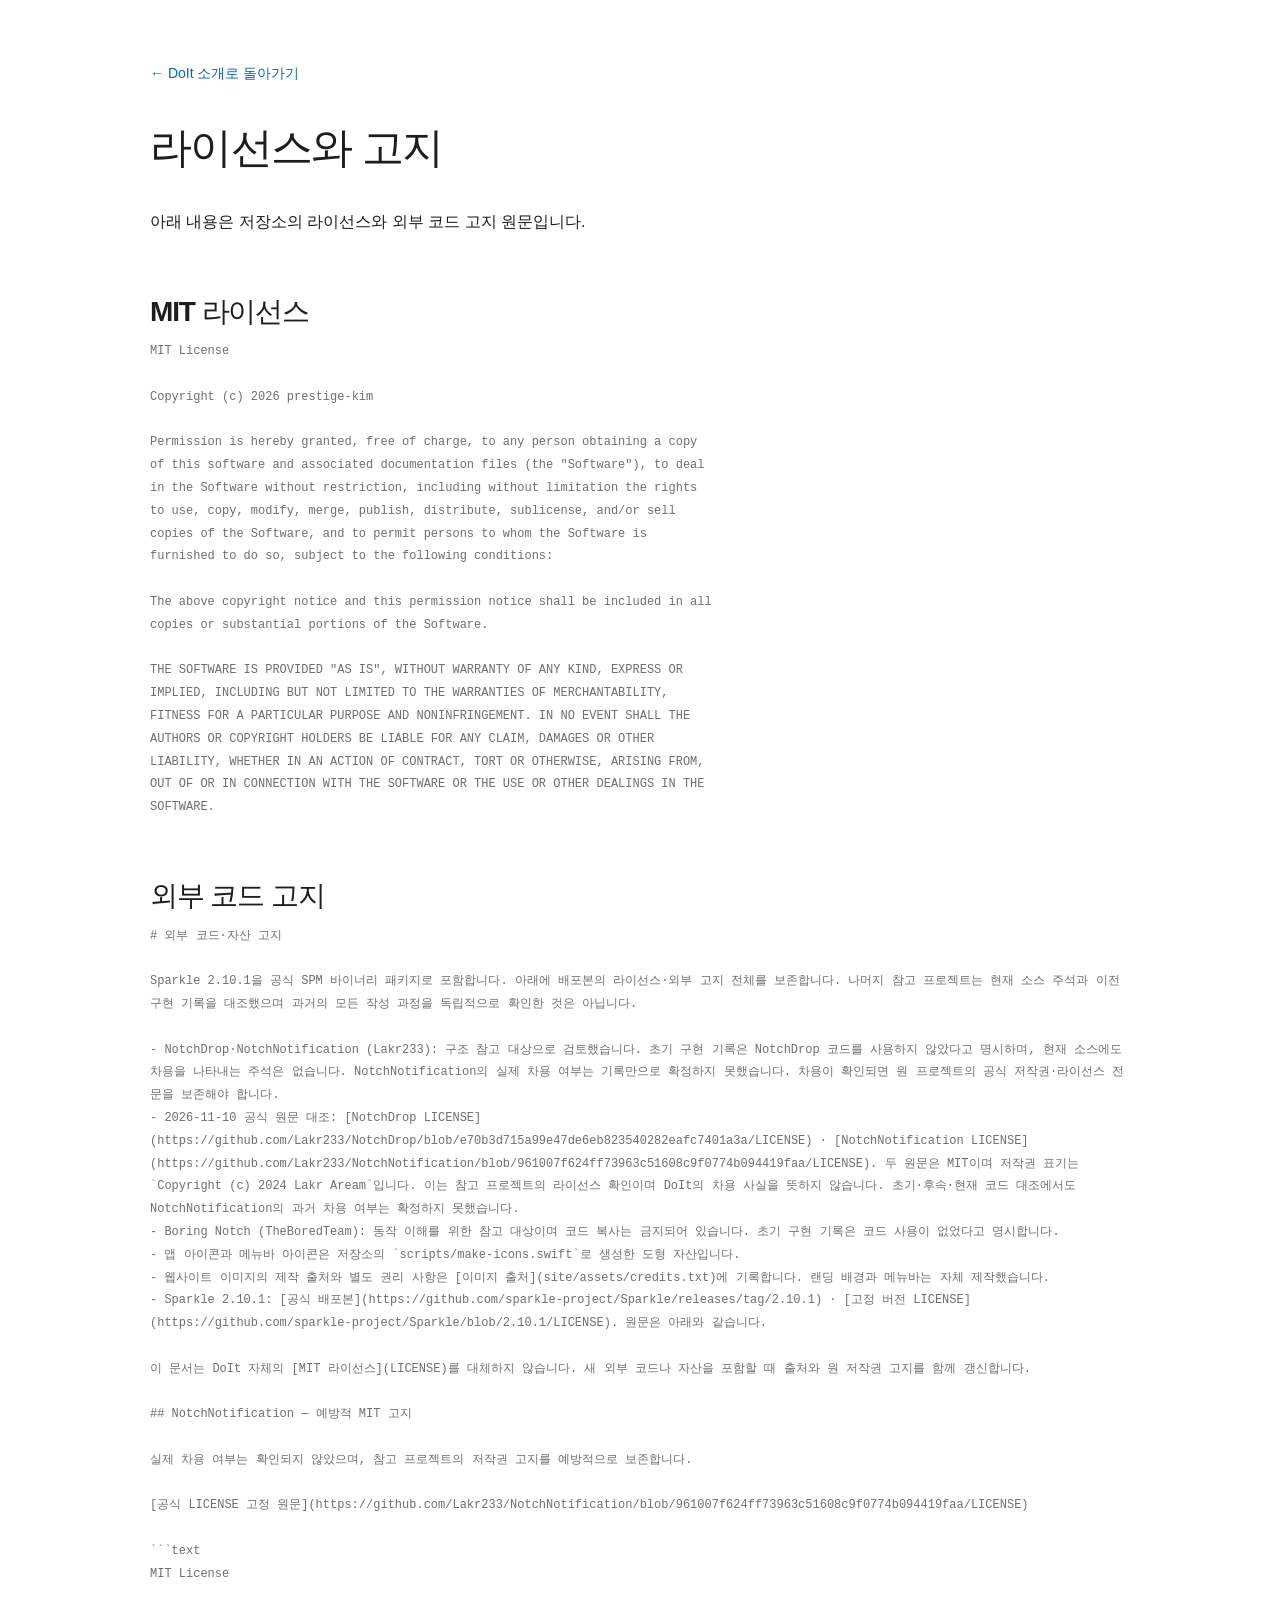
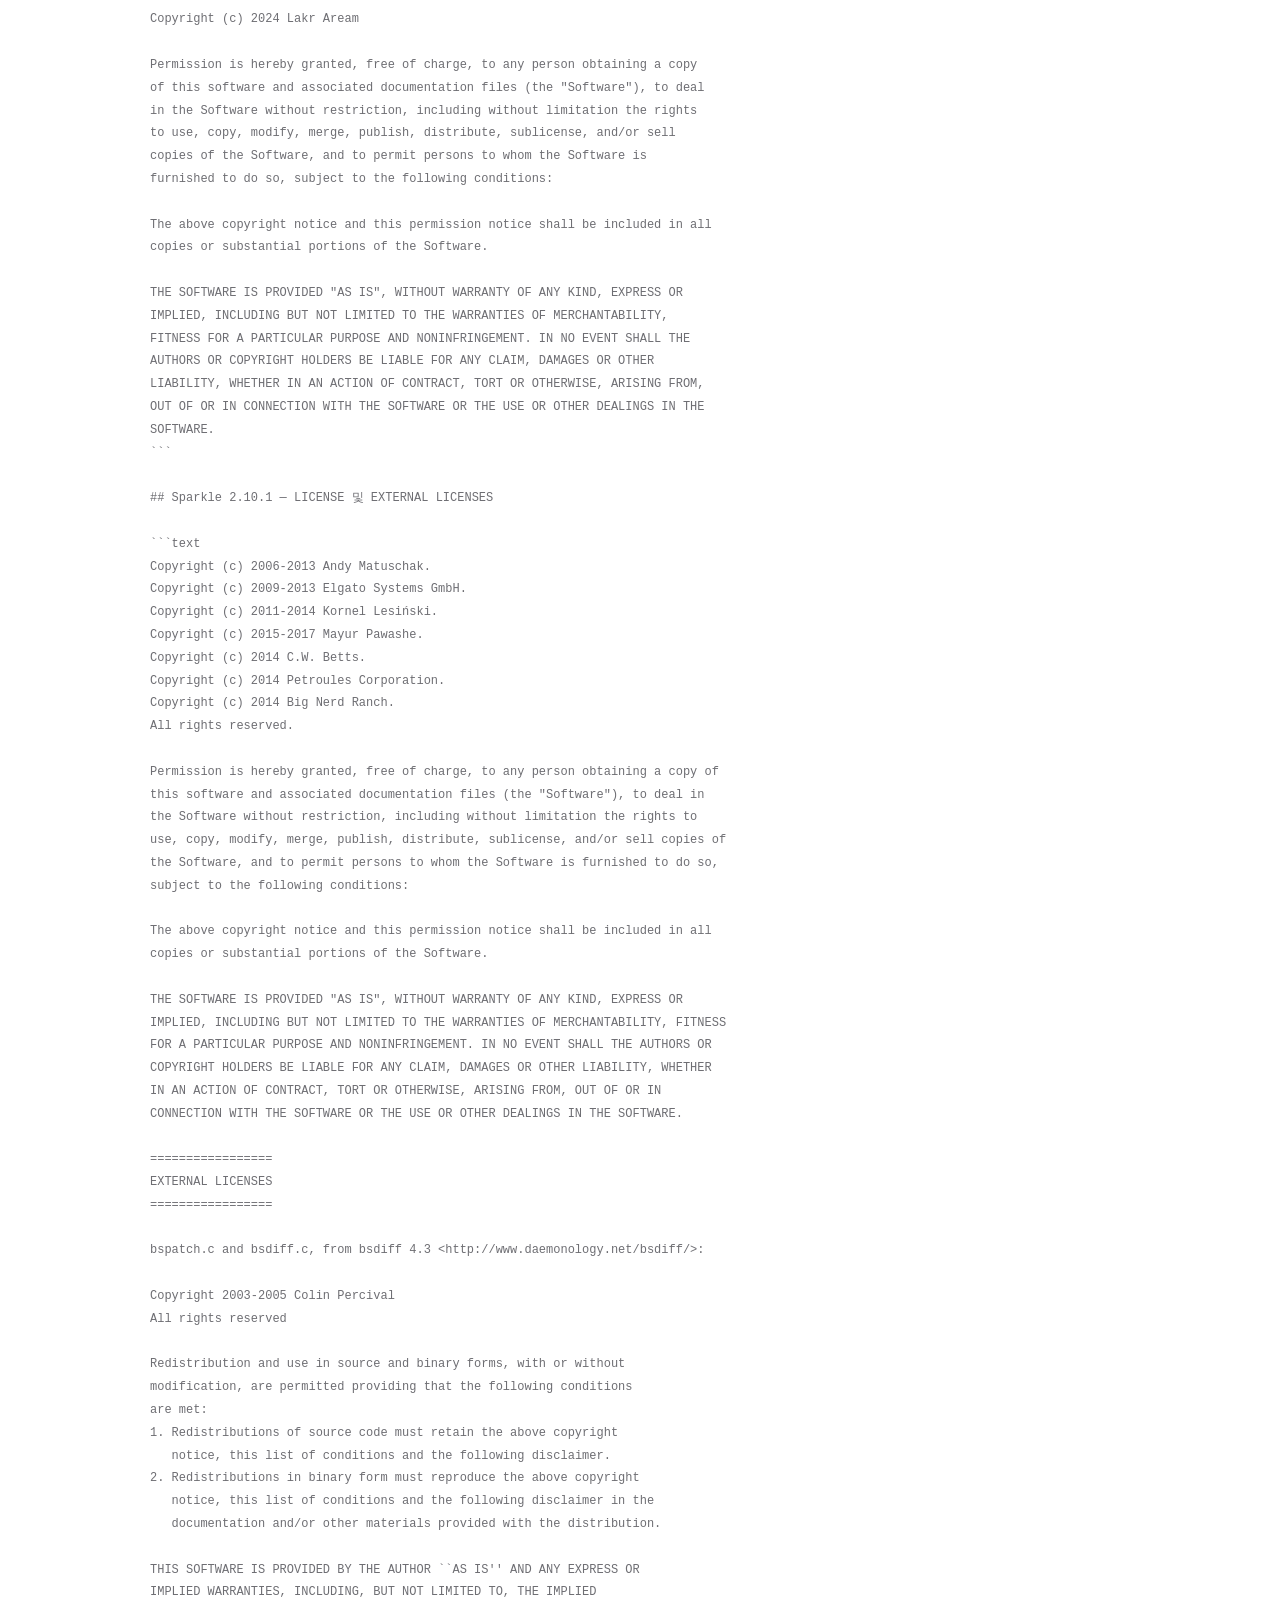
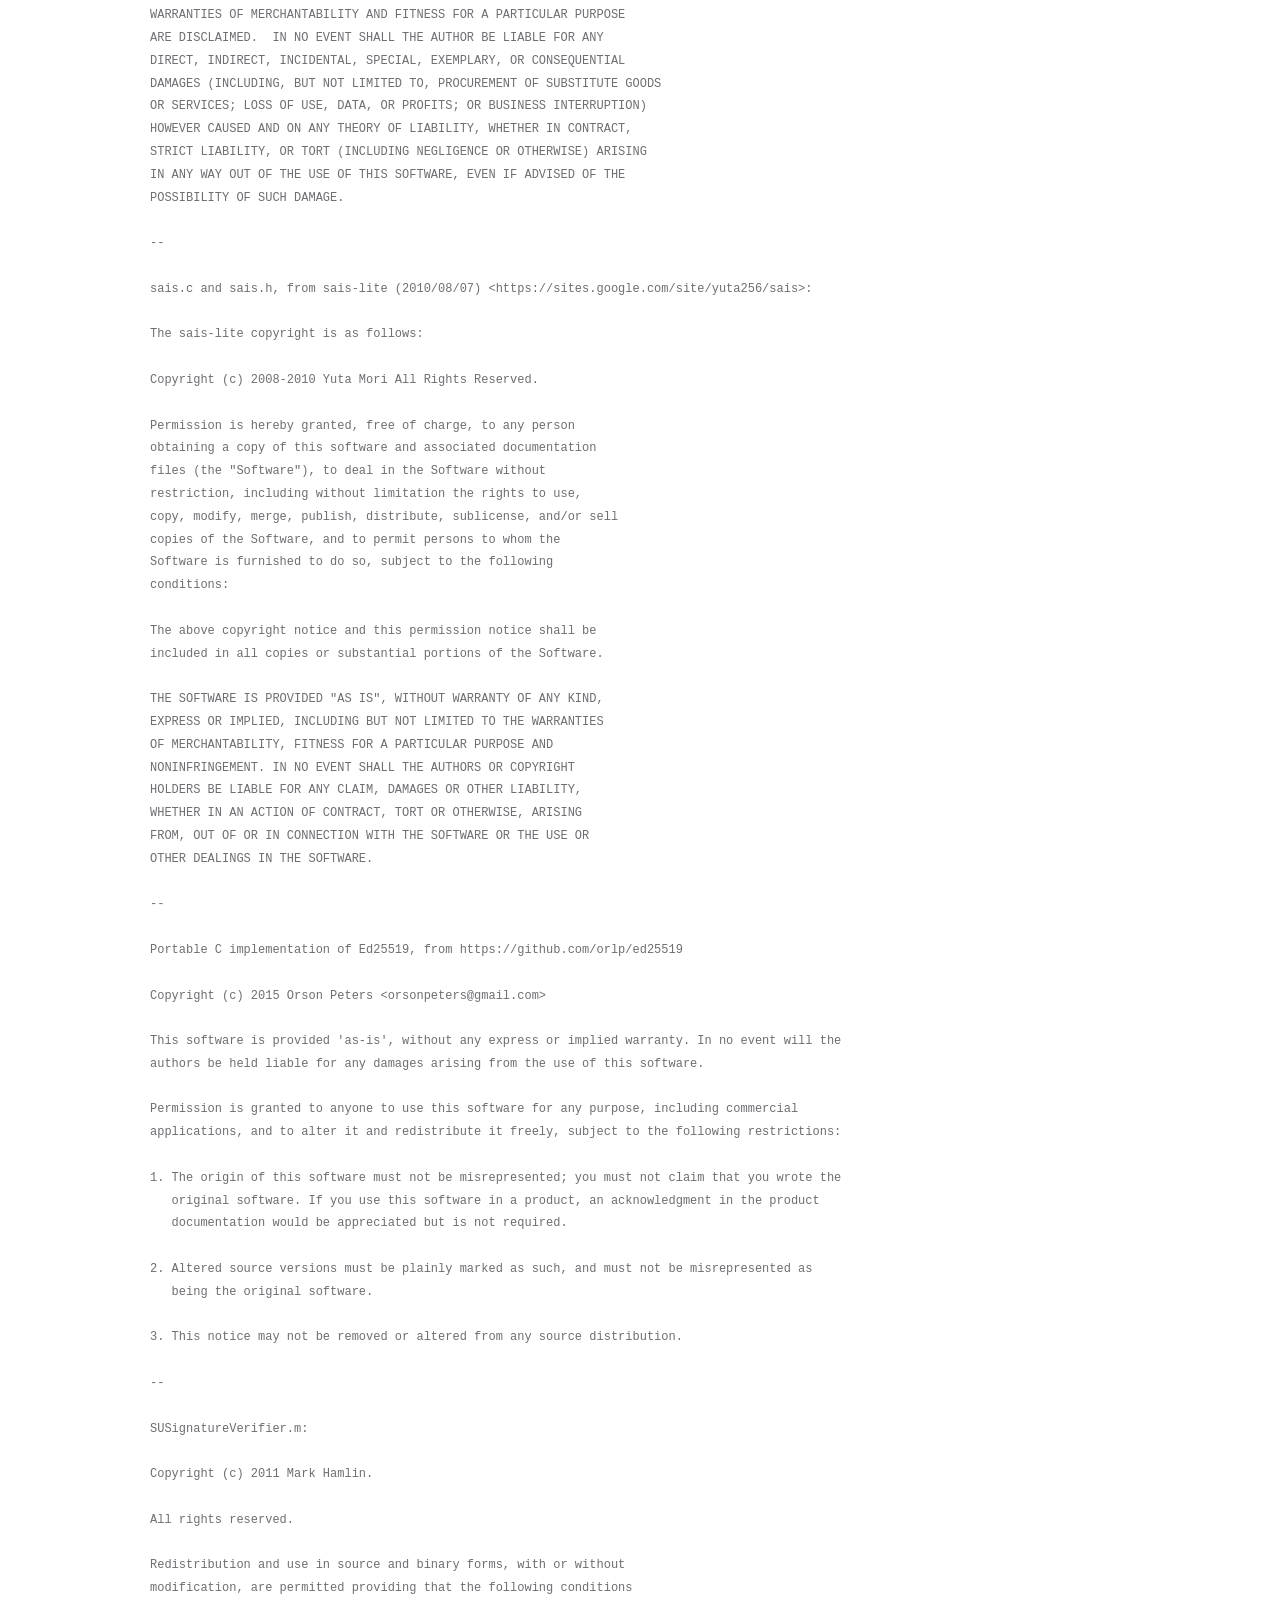
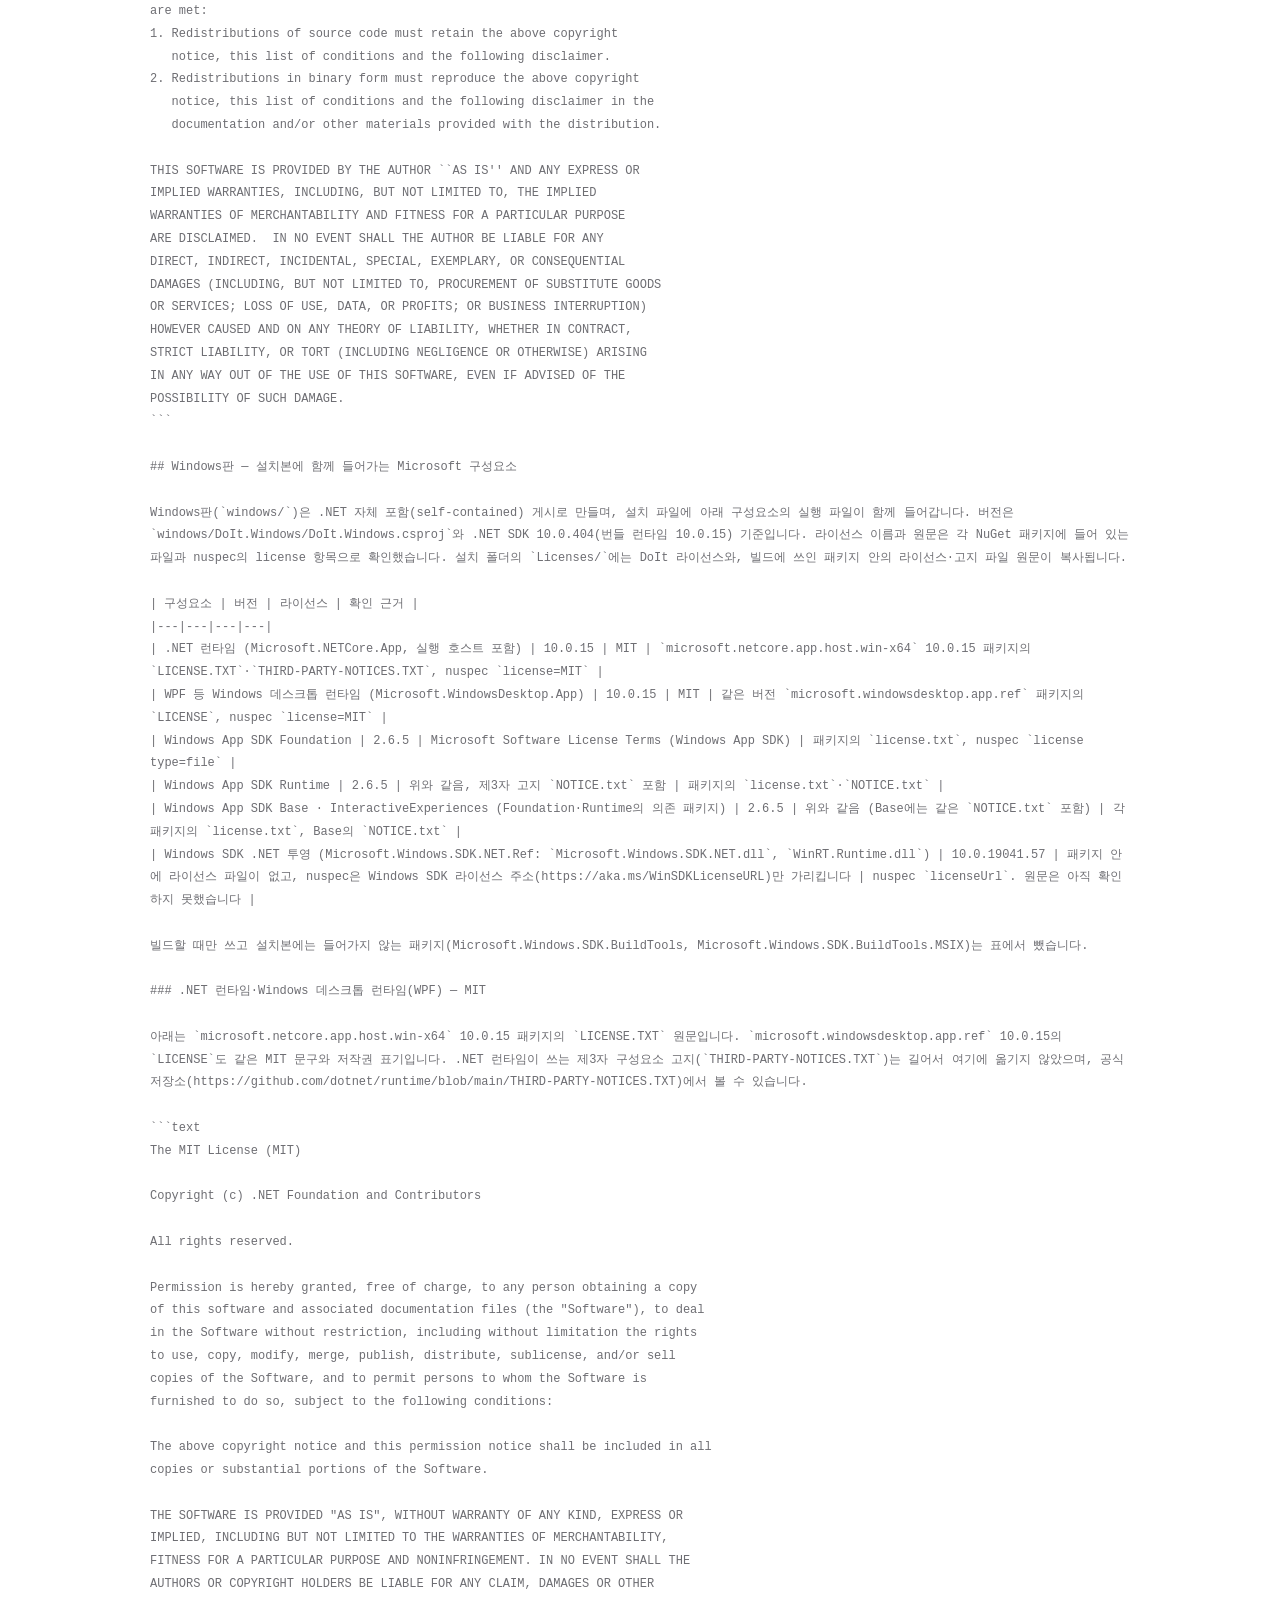
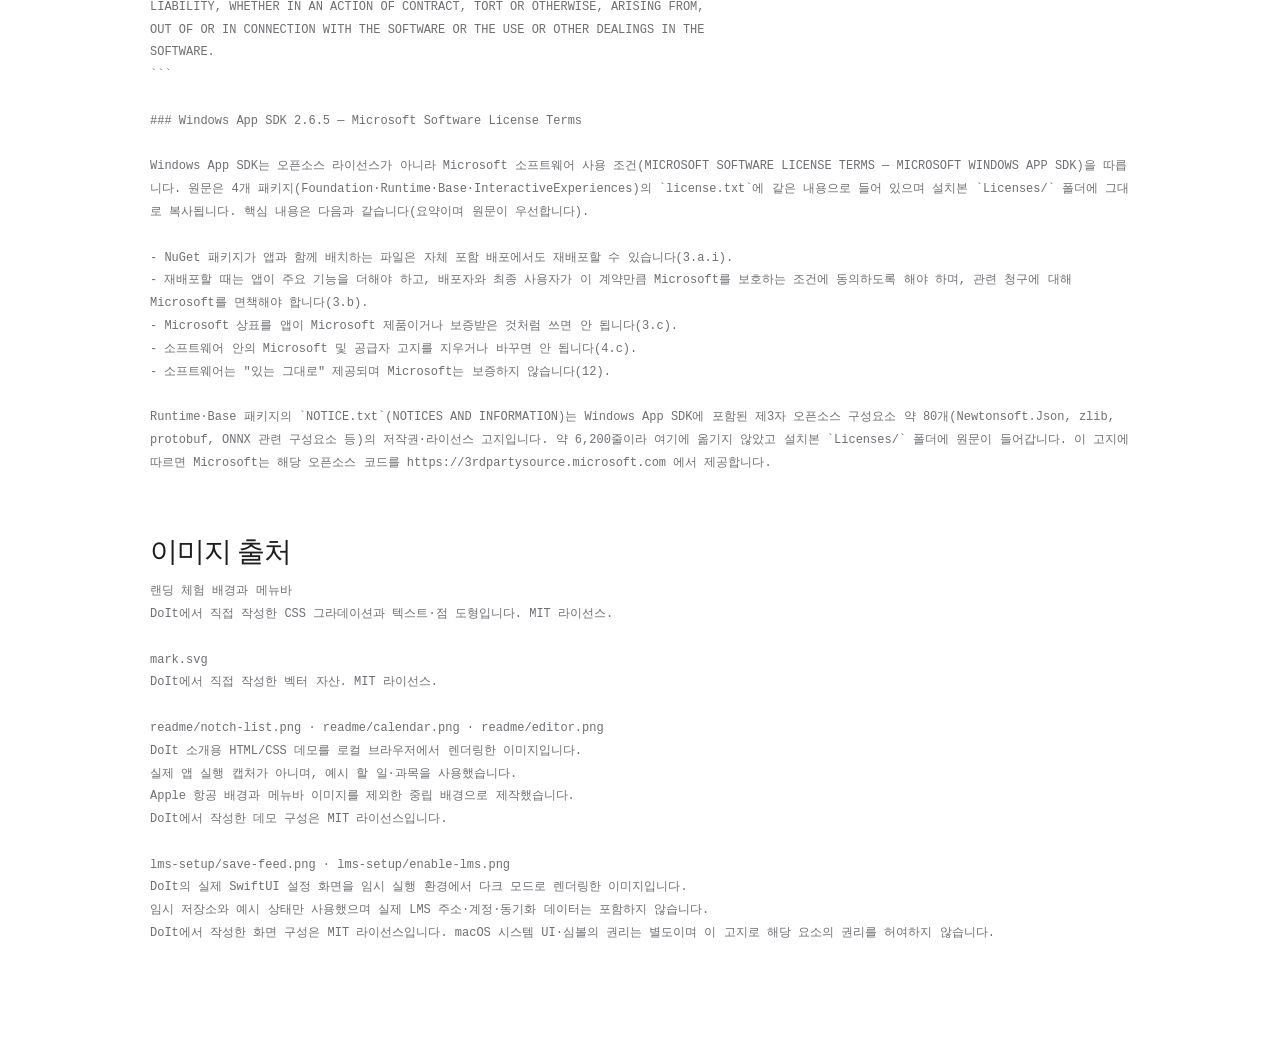
<file: site/legal.html>
<!doctype html>
<html lang="ko"><head><meta charset="utf-8"><meta name="viewport" content="width=device-width,initial-scale=1"><meta name="color-scheme" content="light dark"><meta http-equiv="Content-Security-Policy" content="default-src 'self'; script-src 'none'; style-src 'self'; img-src 'self'; connect-src 'none'; object-src 'none'; base-uri 'none'; form-action 'none'"><title>라이선스와 외부 코드 고지 — DoIt</title><link rel="stylesheet" href="./styles.css"><link rel="icon" href="./assets/mark.svg"></head><body><main class="legal content-width"><a class="legal-back" href="./index.html">← DoIt 소개로 돌아가기</a><h1>라이선스와 고지</h1><p>아래 내용은 저장소의 라이선스와 외부 코드 고지 원문입니다.</p><section id="license"><h2>MIT 라이선스</h2><pre>MIT License

Copyright (c) 2026 prestige-kim

Permission is hereby granted, free of charge, to any person obtaining a copy
of this software and associated documentation files (the &quot;Software&quot;), to deal
in the Software without restriction, including without limitation the rights
to use, copy, modify, merge, publish, distribute, sublicense, and/or sell
copies of the Software, and to permit persons to whom the Software is
furnished to do so, subject to the following conditions:

The above copyright notice and this permission notice shall be included in all
copies or substantial portions of the Software.

THE SOFTWARE IS PROVIDED &quot;AS IS&quot;, WITHOUT WARRANTY OF ANY KIND, EXPRESS OR
IMPLIED, INCLUDING BUT NOT LIMITED TO THE WARRANTIES OF MERCHANTABILITY,
FITNESS FOR A PARTICULAR PURPOSE AND NONINFRINGEMENT. IN NO EVENT SHALL THE
AUTHORS OR COPYRIGHT HOLDERS BE LIABLE FOR ANY CLAIM, DAMAGES OR OTHER
LIABILITY, WHETHER IN AN ACTION OF CONTRACT, TORT OR OTHERWISE, ARISING FROM,
OUT OF OR IN CONNECTION WITH THE SOFTWARE OR THE USE OR OTHER DEALINGS IN THE
SOFTWARE.
</pre></section><section id="notices"><h2>외부 코드 고지</h2><pre># 외부 코드·자산 고지

Sparkle 2.10.1을 공식 SPM 바이너리 패키지로 포함합니다. 아래에 배포본의 라이선스·외부 고지 전체를 보존합니다. 나머지 참고 프로젝트는 현재 소스 주석과 이전 구현 기록을 대조했으며 과거의 모든 작성 과정을 독립적으로 확인한 것은 아닙니다.

- NotchDrop·NotchNotification (Lakr233): 구조 참고 대상으로 검토했습니다. 초기 구현 기록은 NotchDrop 코드를 사용하지 않았다고 명시하며, 현재 소스에도 차용을 나타내는 주석은 없습니다. NotchNotification의 실제 차용 여부는 기록만으로 확정하지 못했습니다. 차용이 확인되면 원 프로젝트의 공식 저작권·라이선스 전문을 보존해야 합니다.
- 2026-11-10 공식 원문 대조: [NotchDrop LICENSE](https://github.com/Lakr233/NotchDrop/blob/e70b3d715a99e47de6eb823540282eafc7401a3a/LICENSE) · [NotchNotification LICENSE](https://github.com/Lakr233/NotchNotification/blob/961007f624ff73963c51608c9f0774b094419faa/LICENSE). 두 원문은 MIT이며 저작권 표기는 `Copyright (c) 2024 Lakr Aream`입니다. 이는 참고 프로젝트의 라이선스 확인이며 DoIt의 차용 사실을 뜻하지 않습니다. 초기·후속·현재 코드 대조에서도 NotchNotification의 과거 차용 여부는 확정하지 못했습니다.
- Boring Notch (TheBoredTeam): 동작 이해를 위한 참고 대상이며 코드 복사는 금지되어 있습니다. 초기 구현 기록은 코드 사용이 없었다고 명시합니다.
- 앱 아이콘과 메뉴바 아이콘은 저장소의 `scripts/make-icons.swift`로 생성한 도형 자산입니다.
- 웹사이트 이미지의 제작 출처와 별도 권리 사항은 [이미지 출처](site/assets/credits.txt)에 기록합니다. 랜딩 배경과 메뉴바는 자체 제작했습니다.
- Sparkle 2.10.1: [공식 배포본](https://github.com/sparkle-project/Sparkle/releases/tag/2.10.1) · [고정 버전 LICENSE](https://github.com/sparkle-project/Sparkle/blob/2.10.1/LICENSE). 원문은 아래와 같습니다.

이 문서는 DoIt 자체의 [MIT 라이선스](LICENSE)를 대체하지 않습니다. 새 외부 코드나 자산을 포함할 때 출처와 원 저작권 고지를 함께 갱신합니다.

## NotchNotification — 예방적 MIT 고지

실제 차용 여부는 확인되지 않았으며, 참고 프로젝트의 저작권 고지를 예방적으로 보존합니다.

[공식 LICENSE 고정 원문](https://github.com/Lakr233/NotchNotification/blob/961007f624ff73963c51608c9f0774b094419faa/LICENSE)

```text
MIT License

Copyright (c) 2024 Lakr Aream

Permission is hereby granted, free of charge, to any person obtaining a copy
of this software and associated documentation files (the &quot;Software&quot;), to deal
in the Software without restriction, including without limitation the rights
to use, copy, modify, merge, publish, distribute, sublicense, and/or sell
copies of the Software, and to permit persons to whom the Software is
furnished to do so, subject to the following conditions:

The above copyright notice and this permission notice shall be included in all
copies or substantial portions of the Software.

THE SOFTWARE IS PROVIDED &quot;AS IS&quot;, WITHOUT WARRANTY OF ANY KIND, EXPRESS OR
IMPLIED, INCLUDING BUT NOT LIMITED TO THE WARRANTIES OF MERCHANTABILITY,
FITNESS FOR A PARTICULAR PURPOSE AND NONINFRINGEMENT. IN NO EVENT SHALL THE
AUTHORS OR COPYRIGHT HOLDERS BE LIABLE FOR ANY CLAIM, DAMAGES OR OTHER
LIABILITY, WHETHER IN AN ACTION OF CONTRACT, TORT OR OTHERWISE, ARISING FROM,
OUT OF OR IN CONNECTION WITH THE SOFTWARE OR THE USE OR OTHER DEALINGS IN THE
SOFTWARE.
```

## Sparkle 2.10.1 — LICENSE 및 EXTERNAL LICENSES

```text
Copyright (c) 2006-2013 Andy Matuschak.
Copyright (c) 2009-2013 Elgato Systems GmbH.
Copyright (c) 2011-2014 Kornel Lesiński.
Copyright (c) 2015-2017 Mayur Pawashe.
Copyright (c) 2014 C.W. Betts.
Copyright (c) 2014 Petroules Corporation.
Copyright (c) 2014 Big Nerd Ranch.
All rights reserved.

Permission is hereby granted, free of charge, to any person obtaining a copy of
this software and associated documentation files (the &quot;Software&quot;), to deal in
the Software without restriction, including without limitation the rights to
use, copy, modify, merge, publish, distribute, sublicense, and/or sell copies of
the Software, and to permit persons to whom the Software is furnished to do so,
subject to the following conditions:

The above copyright notice and this permission notice shall be included in all
copies or substantial portions of the Software.

THE SOFTWARE IS PROVIDED &quot;AS IS&quot;, WITHOUT WARRANTY OF ANY KIND, EXPRESS OR
IMPLIED, INCLUDING BUT NOT LIMITED TO THE WARRANTIES OF MERCHANTABILITY, FITNESS
FOR A PARTICULAR PURPOSE AND NONINFRINGEMENT. IN NO EVENT SHALL THE AUTHORS OR
COPYRIGHT HOLDERS BE LIABLE FOR ANY CLAIM, DAMAGES OR OTHER LIABILITY, WHETHER
IN AN ACTION OF CONTRACT, TORT OR OTHERWISE, ARISING FROM, OUT OF OR IN
CONNECTION WITH THE SOFTWARE OR THE USE OR OTHER DEALINGS IN THE SOFTWARE.

=================
EXTERNAL LICENSES
=================

bspatch.c and bsdiff.c, from bsdiff 4.3 &lt;http://www.daemonology.net/bsdiff/&gt;:

Copyright 2003-2005 Colin Percival
All rights reserved

Redistribution and use in source and binary forms, with or without
modification, are permitted providing that the following conditions
are met:
1. Redistributions of source code must retain the above copyright
   notice, this list of conditions and the following disclaimer.
2. Redistributions in binary form must reproduce the above copyright
   notice, this list of conditions and the following disclaimer in the
   documentation and/or other materials provided with the distribution.

THIS SOFTWARE IS PROVIDED BY THE AUTHOR ``AS IS&#x27;&#x27; AND ANY EXPRESS OR
IMPLIED WARRANTIES, INCLUDING, BUT NOT LIMITED TO, THE IMPLIED
WARRANTIES OF MERCHANTABILITY AND FITNESS FOR A PARTICULAR PURPOSE
ARE DISCLAIMED.  IN NO EVENT SHALL THE AUTHOR BE LIABLE FOR ANY
DIRECT, INDIRECT, INCIDENTAL, SPECIAL, EXEMPLARY, OR CONSEQUENTIAL
DAMAGES (INCLUDING, BUT NOT LIMITED TO, PROCUREMENT OF SUBSTITUTE GOODS
OR SERVICES; LOSS OF USE, DATA, OR PROFITS; OR BUSINESS INTERRUPTION)
HOWEVER CAUSED AND ON ANY THEORY OF LIABILITY, WHETHER IN CONTRACT,
STRICT LIABILITY, OR TORT (INCLUDING NEGLIGENCE OR OTHERWISE) ARISING
IN ANY WAY OUT OF THE USE OF THIS SOFTWARE, EVEN IF ADVISED OF THE
POSSIBILITY OF SUCH DAMAGE.

--

sais.c and sais.h, from sais-lite (2010/08/07) &lt;https://sites.google.com/site/yuta256/sais&gt;:

The sais-lite copyright is as follows:

Copyright (c) 2008-2010 Yuta Mori All Rights Reserved.

Permission is hereby granted, free of charge, to any person
obtaining a copy of this software and associated documentation
files (the &quot;Software&quot;), to deal in the Software without
restriction, including without limitation the rights to use,
copy, modify, merge, publish, distribute, sublicense, and/or sell
copies of the Software, and to permit persons to whom the
Software is furnished to do so, subject to the following
conditions:

The above copyright notice and this permission notice shall be
included in all copies or substantial portions of the Software.

THE SOFTWARE IS PROVIDED &quot;AS IS&quot;, WITHOUT WARRANTY OF ANY KIND,
EXPRESS OR IMPLIED, INCLUDING BUT NOT LIMITED TO THE WARRANTIES
OF MERCHANTABILITY, FITNESS FOR A PARTICULAR PURPOSE AND
NONINFRINGEMENT. IN NO EVENT SHALL THE AUTHORS OR COPYRIGHT
HOLDERS BE LIABLE FOR ANY CLAIM, DAMAGES OR OTHER LIABILITY,
WHETHER IN AN ACTION OF CONTRACT, TORT OR OTHERWISE, ARISING
FROM, OUT OF OR IN CONNECTION WITH THE SOFTWARE OR THE USE OR
OTHER DEALINGS IN THE SOFTWARE.

--

Portable C implementation of Ed25519, from https://github.com/orlp/ed25519

Copyright (c) 2015 Orson Peters &lt;orsonpeters&#64;gmail.com&gt;

This software is provided &#x27;as-is&#x27;, without any express or implied warranty. In no event will the
authors be held liable for any damages arising from the use of this software.

Permission is granted to anyone to use this software for any purpose, including commercial
applications, and to alter it and redistribute it freely, subject to the following restrictions:

1. The origin of this software must not be misrepresented; you must not claim that you wrote the
   original software. If you use this software in a product, an acknowledgment in the product
   documentation would be appreciated but is not required.

2. Altered source versions must be plainly marked as such, and must not be misrepresented as
   being the original software.

3. This notice may not be removed or altered from any source distribution.

--

SUSignatureVerifier.m:

Copyright (c) 2011 Mark Hamlin.

All rights reserved.

Redistribution and use in source and binary forms, with or without
modification, are permitted providing that the following conditions
are met:
1. Redistributions of source code must retain the above copyright
   notice, this list of conditions and the following disclaimer.
2. Redistributions in binary form must reproduce the above copyright
   notice, this list of conditions and the following disclaimer in the
   documentation and/or other materials provided with the distribution.

THIS SOFTWARE IS PROVIDED BY THE AUTHOR ``AS IS&#x27;&#x27; AND ANY EXPRESS OR
IMPLIED WARRANTIES, INCLUDING, BUT NOT LIMITED TO, THE IMPLIED
WARRANTIES OF MERCHANTABILITY AND FITNESS FOR A PARTICULAR PURPOSE
ARE DISCLAIMED.  IN NO EVENT SHALL THE AUTHOR BE LIABLE FOR ANY
DIRECT, INDIRECT, INCIDENTAL, SPECIAL, EXEMPLARY, OR CONSEQUENTIAL
DAMAGES (INCLUDING, BUT NOT LIMITED TO, PROCUREMENT OF SUBSTITUTE GOODS
OR SERVICES; LOSS OF USE, DATA, OR PROFITS; OR BUSINESS INTERRUPTION)
HOWEVER CAUSED AND ON ANY THEORY OF LIABILITY, WHETHER IN CONTRACT,
STRICT LIABILITY, OR TORT (INCLUDING NEGLIGENCE OR OTHERWISE) ARISING
IN ANY WAY OUT OF THE USE OF THIS SOFTWARE, EVEN IF ADVISED OF THE
POSSIBILITY OF SUCH DAMAGE.
```

## Windows판 — 설치본에 함께 들어가는 Microsoft 구성요소

Windows판(`windows/`)은 .NET 자체 포함(self-contained) 게시로 만들며, 설치 파일에 아래 구성요소의 실행 파일이 함께 들어갑니다. 버전은 `windows/DoIt.Windows/DoIt.Windows.csproj`와 .NET SDK 10.0.404(번들 런타임 10.0.15) 기준입니다. 라이선스 이름과 원문은 각 NuGet 패키지에 들어 있는 파일과 nuspec의 license 항목으로 확인했습니다. 설치 폴더의 `Licenses/`에는 DoIt 라이선스와, 빌드에 쓰인 패키지 안의 라이선스·고지 파일 원문이 복사됩니다.

| 구성요소 | 버전 | 라이선스 | 확인 근거 |
|---|---|---|---|
| .NET 런타임 (Microsoft.NETCore.App, 실행 호스트 포함) | 10.0.15 | MIT | `microsoft.netcore.app.host.win-x64` 10.0.15 패키지의 `LICENSE.TXT`·`THIRD-PARTY-NOTICES.TXT`, nuspec `license=MIT` |
| WPF 등 Windows 데스크톱 런타임 (Microsoft.WindowsDesktop.App) | 10.0.15 | MIT | 같은 버전 `microsoft.windowsdesktop.app.ref` 패키지의 `LICENSE`, nuspec `license=MIT` |
| Windows App SDK Foundation | 2.6.5 | Microsoft Software License Terms (Windows App SDK) | 패키지의 `license.txt`, nuspec `license type=file` |
| Windows App SDK Runtime | 2.6.5 | 위와 같음, 제3자 고지 `NOTICE.txt` 포함 | 패키지의 `license.txt`·`NOTICE.txt` |
| Windows App SDK Base · InteractiveExperiences (Foundation·Runtime의 의존 패키지) | 2.6.5 | 위와 같음 (Base에는 같은 `NOTICE.txt` 포함) | 각 패키지의 `license.txt`, Base의 `NOTICE.txt` |
| Windows SDK .NET 투영 (Microsoft.Windows.SDK.NET.Ref: `Microsoft.Windows.SDK.NET.dll`, `WinRT.Runtime.dll`) | 10.0.19041.57 | 패키지 안에 라이선스 파일이 없고, nuspec은 Windows SDK 라이선스 주소(https://aka.ms/WinSDKLicenseURL)만 가리킵니다 | nuspec `licenseUrl`. 원문은 아직 확인하지 못했습니다 |

빌드할 때만 쓰고 설치본에는 들어가지 않는 패키지(Microsoft.Windows.SDK.BuildTools, Microsoft.Windows.SDK.BuildTools.MSIX)는 표에서 뺐습니다.

### .NET 런타임·Windows 데스크톱 런타임(WPF) — MIT

아래는 `microsoft.netcore.app.host.win-x64` 10.0.15 패키지의 `LICENSE.TXT` 원문입니다. `microsoft.windowsdesktop.app.ref` 10.0.15의 `LICENSE`도 같은 MIT 문구와 저작권 표기입니다. .NET 런타임이 쓰는 제3자 구성요소 고지(`THIRD-PARTY-NOTICES.TXT`)는 길어서 여기에 옮기지 않았으며, 공식 저장소(https://github.com/dotnet/runtime/blob/main/THIRD-PARTY-NOTICES.TXT)에서 볼 수 있습니다.

```text
The MIT License (MIT)

Copyright (c) .NET Foundation and Contributors

All rights reserved.

Permission is hereby granted, free of charge, to any person obtaining a copy
of this software and associated documentation files (the &quot;Software&quot;), to deal
in the Software without restriction, including without limitation the rights
to use, copy, modify, merge, publish, distribute, sublicense, and/or sell
copies of the Software, and to permit persons to whom the Software is
furnished to do so, subject to the following conditions:

The above copyright notice and this permission notice shall be included in all
copies or substantial portions of the Software.

THE SOFTWARE IS PROVIDED &quot;AS IS&quot;, WITHOUT WARRANTY OF ANY KIND, EXPRESS OR
IMPLIED, INCLUDING BUT NOT LIMITED TO THE WARRANTIES OF MERCHANTABILITY,
FITNESS FOR A PARTICULAR PURPOSE AND NONINFRINGEMENT. IN NO EVENT SHALL THE
AUTHORS OR COPYRIGHT HOLDERS BE LIABLE FOR ANY CLAIM, DAMAGES OR OTHER
LIABILITY, WHETHER IN AN ACTION OF CONTRACT, TORT OR OTHERWISE, ARISING FROM,
OUT OF OR IN CONNECTION WITH THE SOFTWARE OR THE USE OR OTHER DEALINGS IN THE
SOFTWARE.
```

### Windows App SDK 2.6.5 — Microsoft Software License Terms

Windows App SDK는 오픈소스 라이선스가 아니라 Microsoft 소프트웨어 사용 조건(MICROSOFT SOFTWARE LICENSE TERMS — MICROSOFT WINDOWS APP SDK)을 따릅니다. 원문은 4개 패키지(Foundation·Runtime·Base·InteractiveExperiences)의 `license.txt`에 같은 내용으로 들어 있으며 설치본 `Licenses/` 폴더에 그대로 복사됩니다. 핵심 내용은 다음과 같습니다(요약이며 원문이 우선합니다).

- NuGet 패키지가 앱과 함께 배치하는 파일은 자체 포함 배포에서도 재배포할 수 있습니다(3.a.i).
- 재배포할 때는 앱이 주요 기능을 더해야 하고, 배포자와 최종 사용자가 이 계약만큼 Microsoft를 보호하는 조건에 동의하도록 해야 하며, 관련 청구에 대해 Microsoft를 면책해야 합니다(3.b).
- Microsoft 상표를 앱이 Microsoft 제품이거나 보증받은 것처럼 쓰면 안 됩니다(3.c).
- 소프트웨어 안의 Microsoft 및 공급자 고지를 지우거나 바꾸면 안 됩니다(4.c).
- 소프트웨어는 &quot;있는 그대로&quot; 제공되며 Microsoft는 보증하지 않습니다(12).

Runtime·Base 패키지의 `NOTICE.txt`(NOTICES AND INFORMATION)는 Windows App SDK에 포함된 제3자 오픈소스 구성요소 약 80개(Newtonsoft.Json, zlib, protobuf, ONNX 관련 구성요소 등)의 저작권·라이선스 고지입니다. 약 6,200줄이라 여기에 옮기지 않았고 설치본 `Licenses/` 폴더에 원문이 들어갑니다. 이 고지에 따르면 Microsoft는 해당 오픈소스 코드를 https://3rdpartysource.microsoft.com 에서 제공합니다.
</pre></section><section id="images"><h2>이미지 출처</h2><pre>랜딩 체험 배경과 메뉴바
DoIt에서 직접 작성한 CSS 그라데이션과 텍스트·점 도형입니다. MIT 라이선스.

mark.svg
DoIt에서 직접 작성한 벡터 자산. MIT 라이선스.

readme/notch-list.png · readme/calendar.png · readme/editor.png
DoIt 소개용 HTML/CSS 데모를 로컬 브라우저에서 렌더링한 이미지입니다.
실제 앱 실행 캡처가 아니며, 예시 할 일·과목을 사용했습니다.
Apple 항공 배경과 메뉴바 이미지를 제외한 중립 배경으로 제작했습니다.
DoIt에서 작성한 데모 구성은 MIT 라이선스입니다.

lms-setup/save-feed.png · lms-setup/enable-lms.png
DoIt의 실제 SwiftUI 설정 화면을 임시 실행 환경에서 다크 모드로 렌더링한 이미지입니다.
임시 저장소와 예시 상태만 사용했으며 실제 LMS 주소·계정·동기화 데이터는 포함하지 않습니다.
DoIt에서 작성한 화면 구성은 MIT 라이선스입니다. macOS 시스템 UI·심볼의 권리는 별도이며 이 고지로 해당 요소의 권리를 허여하지 않습니다.
</pre></section></main></body></html>
</file>
<file: site/styles.css>
:root {
  color-scheme: light dark;
  --bg: #fff;
  --ink: #1d1d1f;
  --muted: #6e6e73;
  --line: #d2d2d7;
  --section: #f5f5f7;
  --blue: #66adf6;
  --red: #ff6c72;
  --panel: #1d1d1f;
  font-family: -apple-system, BlinkMacSystemFont, "Apple SD Gothic Neo", sans-serif;
  font-synthesis: none;
}
* { box-sizing: border-box; }
html { scroll-behavior: smooth; scroll-padding-top: 12px; }
body { margin: 0; color: var(--ink); background: var(--bg); line-height: 1.6; word-break: keep-all; -webkit-font-smoothing: antialiased; }
a { color: inherit; text-decoration: none; }
button { font: inherit; color: inherit; cursor: pointer; }
button, a { -webkit-tap-highlight-color: transparent; }
button:disabled { opacity: .3; cursor: default; }
button:focus-visible, a:focus-visible, summary:focus-visible { outline: 3px solid #0071e3; outline-offset: 5px; }
[hidden] { display: none !important; }
svg { width: 22px; height: 22px; fill: none; stroke: currentColor; stroke-width: 1.6; stroke-linecap: round; stroke-linejoin: round; }
.symbol-library { position: absolute; width: 0; height: 0; overflow: hidden; }
.sr-only { position: absolute; width: 1px; height: 1px; overflow: hidden; clip: rect(0,0,0,0); white-space: nowrap; }
.js-only { display: none; }
.js .js-only { display: flex; }
.js .no-js-only { display: none; }
.skip-link { position: fixed; top: -100px; left: 20px; z-index: 100; padding: 12px; background: var(--bg); }
.skip-link:focus { top: 10px; }
.content-width { width: min(980px, calc(100% - 64px)); margin-inline: auto; }
.site-header { width: min(980px, calc(100% - 64px)); height: 64px; margin-inline: auto; display: flex; align-items: center; justify-content: space-between; border-bottom: 1px solid var(--line); }
.brand { display: inline-flex; align-items: center; gap: 8px; font-size: 22px; font-weight: 600; letter-spacing: -.025em; }
.brand img { width: 28px; height: 28px; border-radius: 7px; }
.site-header nav { display: flex; align-items: center; gap: 28px; font-size: 12px; }
.nav-cta { color: #fff; background: #0071e3; border-radius: 999px; padding: 5px 13px; }
.hero { padding: 70px 24px 42px; text-align: center; }
.hero h1 { margin: 0; font-size: clamp(40px, 5.3vw, 76px); line-height: 1.16; font-weight: 600; letter-spacing: -.05em; }
.small-break { display: none; }
.hero-copy { margin: 18px 0 0; font-size: 21px; color: var(--muted); letter-spacing: -.025em; }
.hero-actions { display: flex; align-items: center; justify-content: center; gap: 26px; margin-top: 25px; }
.button { min-height: 44px; display: inline-flex; align-items: center; justify-content: center; gap: 12px; border: 0; border-radius: 999px; padding: 10px 23px; font-size: 15px; line-height: 1.5; }
.primary { background: #0071e3; color: #fff; }
.primary:hover, .nav-cta:hover { background: #0077ed; }
.text-link { color: #0066cc; font-size: 15px; }
.text-link:hover { text-decoration: underline; }
.text-link span { display: inline-block; margin-left: 4px; font-size: 22px; vertical-align: -1px; }
/* Approved copy stays readable without JS or motion. */
.focus-intro { padding-block: 72px 96px; text-align: center; }
.focus-intro h2 { margin: 0; font-size: clamp(42px, 6vw, 78px); line-height: 1.12; font-weight: 700; letter-spacing: -.045em; }
.focus-intro h2 span, .focus-intro p span { display: block; }
.focus-intro p { margin: 28px 0 0; color: var(--muted); font-size: clamp(16px, 1.8vw, 20px); line-height: 1.8; word-break: keep-all; text-wrap: pretty; }
.focus-intro { opacity: 1; transform: none; transition: opacity .6s ease, transform .6s ease; }
.focus-intro.is-arriving { opacity: 0; transform: translateY(16px); }
@media (max-width: 600px) { .focus-intro { padding-block: 52px 72px; } .focus-intro p { margin-top: 24px; } }
@media (prefers-reduced-motion: reduce) { .focus-intro, .focus-intro.is-arriving { opacity: 1; transform: none; transition: none; } }

/* The product stays in normal document flow at every viewport size. */
.story { width: min(1120px, calc(100% - 100px)); margin: 0 auto 85px; }
.product-stage { position: relative; }
.product-frame { width: 100%; margin: auto; }

.display { width: 100%; position: relative; overflow: hidden; isolation: isolate; background: radial-gradient(ellipse at 17% 20%, #7d8587 0%, transparent 56%), radial-gradient(ellipse at 85% 80%, #424e50 0%, transparent 60%), linear-gradient(135deg, #343c3e, #1d2426); border: 7px solid #242426; border-bottom: 0; border-radius: 23px 23px 0 0; }
/* The screen and its entire demo share one 900 × 534 coordinate space. */
.display::before { content: ''; display: block; aspect-ratio: 900 / 534; }


.scene-controls { justify-content: center; align-items: center; gap: 30px; margin-top: 26px; }
.scene-buttons { display: flex; gap: 3px; padding: 5px; background: var(--section); border-radius: 999px; }
.scene-buttons button { min-height: 36px; padding: 7px 21px; border: 0; border-radius: 999px; background: transparent; font-size: 12px; color: var(--muted); }
.scene-buttons button[aria-pressed=true] { background: var(--ink); color: var(--bg); }
.extra-controls { display: flex; gap: 20px; }
.extra-controls button { display: flex; align-items: center; gap: 5px; min-height: 36px; border: 0; padding: 0; background: transparent; color: var(--muted); font-size: 12px; }
.extra-controls svg { width: 15px; height: 15px; }
.story-footer { justify-content: center; align-items: center; gap: 7px; margin-top: 9px; }
.story-footer button { padding: 0 8px; min-width: 28px; height: 28px; border: 0; background: transparent; font-size: 24px; color: var(--muted); }
.story-footer span { font-size: 10px; color: var(--muted); padding-left: 15px; }
.noscript-note { color: var(--muted); font-size: 12px; text-align: center; margin: 25px 0; }
.install-section { background: var(--section); padding: 70px 0 45px; }
.install-heading { display: flex; align-items: center; justify-content: space-between; }
h2 { font-size: 44px; font-weight: 600; line-height: 1.2; letter-spacing: -.04em; margin: 0; }
.release-state { display: flex; align-items: center; gap: 24px; }
.release-state p { margin: 0; font-size: 14px; color: var(--muted); }
.install-steps { display: grid; grid-template-columns: repeat(3, 1fr); gap: 35px; padding: 0; margin: 35px 0 40px; list-style: none; }
.install-drawing { height: 160px; display: flex; align-items: center; justify-content: center; gap: 20px; position: relative; }
.install-steps h3 { font-size: 18px; font-weight: 600; letter-spacing: -.025em; margin: 15px 0 8px; }
.install-steps p { font-size: 14px; color: var(--muted); margin: 0; }
.compatibility { font-size: 12px; color: var(--muted); margin: 0 0 24px; }
.first-launch { padding: 30px; border: 1px solid var(--line); border-radius: 24px; background: var(--bg); }
.first-launch-intro > span { color: var(--muted); font-size: 12px; font-weight: 600; }
.first-launch-intro h3 { margin: 5px 0 8px; font-size: 25px; line-height: 1.25; letter-spacing: -.035em; }
.first-launch-content { display: grid; grid-template-columns: minmax(0, 1fr) minmax(0, 1fr); gap: 34px; align-items: center; margin: 26px 0 24px; }
.first-launch-warning { display: block; width: min(100%, 300px); height: auto; margin: 0 auto; border-radius: 18px; }
.first-launch-steps h4 { margin: 0 0 10px; font-size: 17px; }
.first-launch-steps ol { margin: 0; padding-left: 22px; color: var(--ink); font-size: 14px; line-height: 1.75; }
.first-launch-steps li + li { margin-top: 10px; }
@media (max-width: 650px) {
  .first-launch { padding: 22px; border-radius: 20px; }
  .first-launch-content { grid-template-columns: 1fr; gap: 22px; }
}
details { border-top: 1px solid var(--line); }
summary { display: flex; align-items: center; justify-content: space-between; gap: 20px; padding: 22px 0; cursor: pointer; list-style: none; font-size: 16px; font-weight: 500; }
summary::-webkit-details-marker { display: none; }
summary > span { font-size: 20px; color: var(--muted); }
details[open] summary > span { transform: rotate(45deg); }
.detail-body, details > p { padding: 0 0 24px; max-width: 780px; font-size: 14px; color: var(--muted); line-height: 1.85; }
.detail-body p { margin: 0 0 16px; }
.detail-body p:last-child, details > p { margin: 0; }
.detail-body strong { font-weight: 600; color: var(--ink); }
.guide-section { padding-block: 65px 50px; }
.guide-section h2 { margin-bottom: 35px; font-size: 32px; }
.site-footer { display: flex; align-items: center; justify-content: space-between; gap: 25px; padding-block: 25px 35px; border-top: 1px solid var(--line); }
.site-footer .brand { font-size: 15px; }
.site-footer > div { display: flex; gap: 20px; font-size: 11px; color: var(--muted); }
.site-footer small { font-size: 10px; color: var(--muted); }
.legal { padding-block: 60px; }
.legal h1 { font-size: 42px; font-weight: 600; letter-spacing: -.04em; }
.legal h2 { margin-top: 60px; font-size: 28px; }
.legal pre { white-space: pre-wrap; word-break: break-word; font: 12px/1.9 ui-monospace, monospace; color: var(--muted); }
.legal-back { font-size: 14px; color: #0066cc; }
.desktop-menubar{height:27px;
  display:flex;
  justify-content:space-between;
  padding:0 16px;
  align-items:center;
  color:#f1f6ed;
  font-size:10px;
  background:#c0d9ba18}
.desktop-app{display:flex;
  gap:17px;
  font-weight:700}
.desktop-app>span{font-weight:400;
  opacity:.8}
.desktop-system{display:flex;
  align-items:center;
  gap:10px}
.battery{width:15px;
  height:7px;
  border:1px solid #e5eddf;
  border-radius:2px;
  position:relative}
.battery:after{content:'';
  position:absolute;
  inset:1px;
  background:#e5eddf;
  width:9px}
.notch-toggle{position:absolute;
  left:50%;
  top:-1px;
  transform:translateX(-50%);
  width:175px;
  height:31px;
  border:0;
  background:#111413;
  z-index:6;
  border-radius:0 0 12px 12px;
  align-items:center;
  justify-content:flex-end;
  padding-right:16px;
  transition:width .35s}
.camera{height:6px;
  width:6px;
  background:#273c39;
  border:1px solid #344a49;
  border-radius:50%}
.window-top{display:flex;
  align-items:center;
  gap:5px;
  padding:12px;
  font-size:9px;
  color:#7e887d;
  border-bottom:1px solid #485e4c18;
  position:relative}
.window-top>i{height:6px;
  width:6px;
  border-radius:50%;
  background:#c0c7b9}
.window-top>i:first-child{background:#bd897b}
.window-top>i:nth-child(2){background:#caba81}
.window-top>i:nth-child(3){background:#96b393}
.window-top>span{position:absolute;
  width:65%;
  text-align:center;
  left:18%}
.notch-panel{position:absolute;
  top:0;
  left:50%;
  transform:translateX(-50%);
  width:440px;
  max-width:calc(100% - 20px);
  background:var(--panel);
  color:#f1f2ef;
  border-radius:0 0 19px 19px;
  box-shadow:0 22px 42px #0006;
  z-index:5;
  padding:35px 17px 12px;
  transition:opacity .3s,transform .4s,width .35s}
.js .notch-panel{opacity:0;
  transform:translate(-50%,-15px);
  pointer-events:none}
.js .display.is-open .notch-panel{opacity:1;
  transform:translate(-50%,0);
  pointer-events:auto}
.display.is-calendar .notch-panel{width:520px}
.panel-heading{display:flex;
  align-items:center;
  justify-content:space-between;
  margin-bottom:12px;
  line-height:1.4}
.panel-heading strong{font-size:17px;
  letter-spacing:-.04em}
.panel-heading strong>time{font-size:13px;
  color:#b4b9b2;
  margin-left:10px;
  font-weight:500}
.panel-tools{display:flex;
  gap:2px}
.icon-button{border:0;
  background:transparent;
  color:#9ba59d;
  width:29px;
  height:29px;
  display:flex;
  align-items:center;
  justify-content:center;
  padding:5px;
  border-radius:7px}
.icon-button svg{width:17px;
  height:17px}
.icon-button:hover,.icon-button[aria-pressed=true]{background:#ffffff15;
  color:#eef4eb}
.demo-input{display:flex;
  align-items:center;
  gap:9px;
  border:1px solid #414943;
  border-radius:8px;
  padding:6px 9px;
  font-size:12px;
  color:#929d94;
  margin-bottom:16px}
.demo-input>span{font-size:18px;
  color:#7d9784;
  line-height:1}
.demo-input>small{margin-left:auto;
  font-size:10px;
  background:#ffffff0b;
  padding:1px 6px;
  border-radius:4px}
.list-heading{display:flex;
  align-items:center;
  justify-content:space-between;
  font-size:10px;
  color:#7d9d85;
  margin-bottom:3px}
.list-heading strong{color:#67b3f7;
  font-weight:600;
  font-size:11px;
  display:flex;
  align-items:center;
  gap:6px}
.list-heading b{font-size:10px;
  background:#5c9edc22;
  padding:0 5px;
  border-radius:4px}
.chevron{color:#959f98}
.task{display:flex;
  align-items:center;
  gap:9px;
  min-height:44px;
  padding:4px 0}
.check,.static-ring{width:17px;
  height:17px;
  flex-shrink:0;
  border-radius:50%;
  border:1.5px solid #6cacf0;
  background:transparent;
  padding:1px;
  align-items:center;
  justify-content:center;
  color:#171d19}
.check svg{width:13px;
  height:13px;
  opacity:0;
  stroke-width:2.3}
.check:hover{background:#66adf633}
.task-copy{display:flex;
  flex-direction:column;
  gap:0}
.task-title{font-size:12px;
  font-weight:550;
  line-height:1.5}
.course{font-size:9px;
  color:#969c98;
  font-weight:400}
.due{margin-left:auto;
  text-align:right;
  color:#83b4ed;
  font-size:10px;
  font-weight:550;
  line-height:1.3}
.due small{display:block;
  color:#939c95;
  font-size:9px;
  font-weight:400}
.overdue .due{color:var(--red)}
.list-divider{height:1px;
  background:#323934;
  margin:10px 0 12px}
.personal-heading strong{color:#79b887}
.personal-heading b{background:#75b88822}
.personal-heading>span{color:#85978a;
  font-size:9px}
.personal-tasks .check,.personal-tasks .static-ring{border-color:#79bb87}
.personal-tasks .due{color:#83bc8e}
.personal-tasks .task{min-height:36px}
.task.is-done .check{background:#66adf6}
.task.is-done .check svg{opacity:1}
.personal-tasks .task.is-done .check{background:#79bb87}
.task.is-done .task-title{text-decoration:line-through;
  color:#6d776e}
.task.is-done .due,.task.is-done .course{opacity:.4}

.calendar-title{display:flex;
  justify-content:space-between;
  align-items:center;
  font-size:14px;
  margin:5px 0 15px}
.calendar-title>span{font-size:12px;
  color:#a4afa6}
.today-chip{padding:3px 8px;
  background:#ffffff12;
  border-radius:5px;
  margin:0 9px}
.weekdays,.calendar-grid{display:grid;
  grid-template-columns:repeat(7,1fr);
  text-align:center}
.weekdays{font-size:10px;
  color:#8d978f;
  margin-bottom:7px}
.calendar-grid{gap:3px}
.calendar-day{position:relative;
  height:39px;
  font-size:11px;
  color:#c5cdc5;
  display:flex;
  align-items:center;
  justify-content:center;
  border:0;
  border-radius:7px;
  background:transparent;
  padding-bottom:7px;
  flex-direction:column;
  gap:3px}
.calendar-day:nth-child(7n+1){color:#e38b8b}
.calendar-day.is-today{background:#80b18b;
  color:#0e2716;
  font-weight:750}
.calendar-day.is-past{opacity:.45}
.calendar-day.is-empty{opacity:0}
.calendar-day .day-dots{display:flex;
  gap:3px;
  height:3px}
.day-dots i,.calendar-legend i,.blue-dot,.green-dot{display:inline-block;
  width:4px;
  height:4px;
  background:var(--blue);
  border-radius:50%;
  flex-shrink:0}
.day-dots i.green,.calendar-legend>span:first-child i,.green-dot{background:#80bb8d}
.calendar-legend{display:flex;
  align-items:center;
  gap:13px;
  font-size:8px;
  color:#98a49a;
  padding:11px 0;
  border-bottom:1px solid #343d35}
.calendar-legend>span{display:flex;
  gap:4px;
  align-items:center}
.calendar-legend>span:last-child{margin-left:auto}
.selected-day{padding-top:12px;
  font-size:10px}
.selected-day strong{font-size:11px}
.selected-day>div{display:flex;
  gap:6px;
  align-items:center;
  margin-top:6px}
.selected-day>div span{margin-left:auto;
  font-size:9px;
  color:#8c9b8e}
.demo-alert{position:absolute;
  left:50%;
  transform:translateX(-50%);
  top:0;
  z-index:8;
  background:var(--panel);
  border-radius:0 0 18px 18px;
  color:#f2f7ef;
  box-shadow:0 14px 30px #0005;
  max-width:calc(100% - 20px);
  width:350px;
  min-height:61px;
  display:flex;
  align-items:center;
  padding:15px}
.alert-content{display:grid;
  grid-template-columns:9px 1fr;
  gap:2px 10px;
  border:0;
  background:transparent;
  text-align:left;
  flex:1;
  padding:0;
  color:inherit}
.alert-dot{width:7px;
  height:7px;
  border-radius:50%;
  background:#81c38f;
  grid-row:1/3;
  align-self:center}
.alert-content strong{font-size:12px}
.alert-content>span:last-child{font-size:10px;
  color:#9cafa0}
.alert-close{border:0;
  background:transparent;
  padding:4px;
  display:flex;
  color:#b2beb4}
.alert-close svg{width:16px;
  height:16px}
.editor-window{position:absolute;
  left:50%;
  top:18%;
  transform:translateX(-50%);
  width:86%;
  max-width:650px;
  background:#202722;
  color:#e7eee7;
  border:1px solid #5a6c5955;
  border-radius:11px;
  box-shadow:0 30px 60px #00150788;
  z-index:7}
.editor-window .window-top{background:#29312b;
  border-radius:11px 11px 0 0;
  padding:10px;
  border-bottom:1px solid #485e4c66;
  color:#c1cabe}
.editor-window .window-top button{margin-left:auto;
  z-index:1;
  width:20px;
  height:20px}
.editor-toolbar{display:flex;
  gap:18px;
  align-items:center;
  font-size:10px;
  color:#85968a;
  border-bottom:1px solid #4b5e4e44;
  padding:12px 18px}
.editor-toolbar>span:first-child{margin-right:auto}
.editor-toolbar strong{color:#b6c8b8}
.editor-body{padding:12px 20px 20px}
.editor-body h3{font-size:11px;
  font-weight:600;
  color:#86b1d9;
  margin:7px 0}
.editor-body h3 small{margin-left:9px;
  color:#8d9d90;
  font-size:8px;
  font-weight:400}
.editor-body h3:nth-of-type(2){color:#8aba91;
  margin-top:20px}
.editor-row{display:flex;
  gap:9px;
  align-items:center;
  font-size:9px;
  border-bottom:1px solid #45564a44;
  padding:10px 0}
.editor-row strong{font-size:10px}
.editor-row>span:last-child{margin-left:auto;
  color:#a2bba7}
.editor-body>p{font-size:9px;
  color:#8c9e90;
  margin:17px 0 0}

.zip-icon{width:70px;
  height:88px;
  border:1px solid #b8c2ad;
  border-radius:6px;
  background:#f5f6ef;
  transform:rotate(-8deg);
  position:relative;
  box-shadow:0 12px 22px #586a4a18}
.zip-icon span{position:absolute;
  bottom:13px;
  left:15px;
  font-size:12px;
  font-weight:700;
  color:#617851}
.zip-icon i{position:absolute;
  top:0;
  right:15px;
  width:9px;
  height:43px;
  background:repeating-linear-gradient(0deg,#a4b692 0 3px,#e1e7d9 3px 6px)}
.step-arrow{color:#93a484;
  font-size:33px;
  transform:rotate(-15deg);
  position:absolute;
  right:19%;
  top:35%}
.folder-drawing{gap:20px}
.folder-drawing>img{transform:rotate(-9deg);
  box-shadow:0 10px 20px #52664622;
  border-radius:12px}
.folder-drawing>span{color:#8da27c}
.folder-icon{width:75px;
  height:53px;
  position:relative;
  background:#acc297;
  border-radius:4px 6px 6px 6px;
  box-shadow:0 12px 22px #52664618;
  transform:rotate(5deg)}
.folder-icon:before{content:'';
  position:absolute;
  top:-9px;
  left:0;
  width:33px;
  height:12px;
  background:#acc297;
  border-radius:4px 5px 0 0}
.folder-icon i{font-style:normal;
  display:block;
  text-align:center;
  font-size:16px;
  line-height:52px;
  color:#eaf0e3;
  font-weight:700}
.launch-notch{width:130px;
  height:53px;
  display:flex;
  gap:8px;
  justify-content:center;
  align-items:center;
  background:#26362a;
  border-radius:0 0 17px 17px;
  box-shadow:0 15px 25px #52664618;
  transform:rotate(-6deg)}
.launch-notch i{width:13px;
  height:13px;
  border:2px solid #85ac74;
  border-radius:50%}
.launch-notch i:nth-child(2){border-color:#7d9eb6}
.launch-notch i:nth-child(3){border-color:#8a9781}
.launch-check{position:absolute;
  right:26%;
  top:33%;
  width:32px;
  height:32px;
  border-radius:50%;
  background:#85a66c;
  color:#fff;
  text-align:center;
  line-height:32px;
  font-size:17px;
  transform:rotate(8deg)}
/* Product UI retains the app's green tasks, blue LMS, and red overdue dates. */
.notch-panel { background: var(--panel); }
.panel-heading { letter-spacing: -.025em; }
.js .notch-panel { clip-path: inset(0 30% 100% round 0 0 19px 19px); transition: opacity .25s, transform .35s, width .35s, clip-path .4s; }
.js .display.is-open .notch-panel { clip-path: inset(0 0 0 round 0 0 19px 19px); }
.folder-drawing > img { border-radius: 12px; }
@media (prefers-color-scheme: dark) {
  :root { --bg: #000; --ink: #f5f5f7; --muted: #a1a1a6; --line: #38383b; --section: #1d1d1f; }
  .text-link, .legal-back { color: #2997ff; }
}
@media (max-width: 900px) {
  .hero { padding-top: 55px; }
  .hero h1 { font-size: 50px; }
  .hero-copy { font-size: 18px; }
  .story { width: calc(100% - 40px); margin-bottom: 60px; }
  .display { border-width: 5px; }
  .content-width, .site-header { width: calc(100% - 48px); }
  .install-steps { gap: 20px; }
  .install-steps h3 { font-size: 15px; }
  .install-steps p { font-size: 12px; }
  .install-drawing { transform: scale(.85); }
  .site-footer { flex-wrap: wrap; }
  .site-footer small { flex-basis: 100%; }
}
@media (max-width: 600px) {
  .site-header { height: 55px; }
  .brand { font-size: 20px; }
  .site-header nav { gap: 20px; }
  .hero { padding: 45px 20px 35px; }
  .hero h1 { font-size: 44px; line-height: 1.2; letter-spacing: -.045em; }
  .small-break { display: block; }
  .hero-copy { font-size: 17px; margin-top: 16px; }
  .hero-actions { gap: 22px; margin-top: 22px; }
  .button { font-size: 14px; padding: 9px 20px; }
  .text-link { font-size: 14px; }
  .story { width: calc(100% - 28px); margin-bottom: 50px; }
  .display { border-radius: 16px 16px 0 0; background-position: 65% center; }
  .scene-controls { flex-wrap: wrap; gap: 10px; margin-top: 18px; }
  .scene-buttons { width: 100%; justify-content: space-between; }
  .scene-buttons button { flex: 1; font-size: 11px; padding-inline: 12px; }
  .extra-controls { gap: 25px; }
  .story-footer { margin-top: 3px; }
  .content-width, .site-header { width: calc(100% - 40px); }
  .install-section { padding-block: 45px 25px; }
  h2 { font-size: 36px; }
  .release-state { gap: 12px; flex-direction: column; align-items: flex-end; }
  .release-state p { font-size: 12px; }
  .install-steps { grid-template-columns: 1fr; gap: 0; margin-top: 20px; }
  .install-steps li { min-height: 145px; position: relative; padding: 40px 0 15px 43%; border-bottom: 1px solid var(--line); }
  .install-steps h3 { margin: 0 0 6px; font-size: 15px; }
  .install-drawing { position: absolute; left: 0; top: 0; width: 37%; height: 145px; transform: scale(.8); }
  .folder-drawing { gap: 12px; }
  .folder-drawing > img { width: 40px; height: 40px; }
  .folder-icon { width: 60px; }
  summary { font-size: 14px; padding-block: 20px; }
  .detail-body, details > p { font-size: 12px; }
  .guide-section { padding-block: 45px 35px; }
  .guide-section h2 { font-size: 28px; margin-bottom: 22px; }
  .site-footer { gap: 17px; padding-block: 25px; }
  .site-footer > div { flex-wrap: wrap; font-size: 10px; gap: 12px; }
}
@media (prefers-reduced-motion: reduce) {
  html { scroll-behavior: auto; }
  *, *::before, *::after { transition: none !important; animation: none !important; }
}



/* Original screen frame, without a keyboard or perspective hardware. */
.product-frame { position: relative; width: 100%; }
.frame-chin { height: 16px; border-radius: 0 0 12px 12px; background: linear-gradient(90deg, #afb1b4, #dedfe0 45%, #b6b8bb); }
.frame-chin span { display: block; width: 70px; height: 6px; margin: auto; background: #979a9e; border-radius: 0 0 5px 5px; }
.desktop-surface { position: absolute; top: 0; left: 0; width: 900px; height: 534px; transform-origin: top left; }
html:not(.js) .display { overflow-x: hidden; overflow-y: auto; }
html:not(.js) .desktop-surface { width: 100%; height: 534px; }

/* 자체 제작한 메뉴바와 현재 시각. */
.desktop-menubar { position: relative; height: 20.20408px; padding: 0; overflow: hidden; color: #fff; background: rgba(20, 27, 25, .72); text-shadow: none; }
.desktop-brand { position: absolute; left: 12px; top: 0; height: 100%; display: flex; align-items: center; gap: 8px; font-size: 9px; color: #fff; }
.desktop-brand i { display: block; width: 3px; height: 3px; border-radius: 50%; background: #cbd8d0; }
.menu-clock { position: absolute; inset: 0 0 0 auto; width: auto; min-width: 105px; padding-left: 6px; display: flex; justify-content: flex-end; align-items: center; padding-right: 6px; font-size: 8.5px; font-weight: 600; white-space: nowrap; letter-spacing: -.025em; font-variant-numeric: tabular-nums; text-shadow: 0 1px 1px rgb(0 0 0 / 25%); }
.notch-toggle { width: 108.4px; height: 20.3px; border-radius: 0 0 5px 5px; }
.notch-toggle .camera { display: none; }

/* The expanding panel covers the menu strip beside the notch. */
.desktop-menubar { z-index: 4; }
.notch-toggle { z-index: 6; }

/* A single feature line follows the selected demo, without holding the scroll. */
.js .feature-caption { display: block; }
.feature-caption { margin: 0 16px 24px; min-height: 1.4em; text-align: center; font-size: clamp(22px, 3vw, 36px); line-height: 1.4; font-weight: 600; letter-spacing: -.035em; color: var(--ink); }
.feature-caption span { display: inline-block; animation: feature-appear .35s ease-out both; }
@keyframes feature-appear { from { opacity: .65; transform: translateY(7px); } to { opacity: 1; transform: translateY(0); } }
@media (prefers-reduced-motion: reduce) { .feature-caption span { animation: none; } }

/* Dark editor colors mirror the app's Asset Catalog roles. */
.editor-window {
  --editor-PanelBackground: #000000;
  --editor-PrimaryText: #f2f2f7;
  --editor-SecondaryText: #a1a1a6;
  --editor-Separator: rgb(255 255 255 / 8%);
  --editor-LmsAccent: #7ea6ff;
  --editor-TodoAccent: #4cc38a;
  background: var(--editor-PanelBackground); color: var(--editor-PrimaryText); border-color: var(--editor-Separator); box-shadow: 0 30px 60px #0008; color-scheme: dark;
}
.editor-window .window-top { background: #1e1e20; color: var(--editor-SecondaryText); border-color: var(--editor-Separator); }
.editor-toolbar, .editor-row { border-color: var(--editor-Separator); }
.editor-toolbar, .editor-body h3 small, .editor-body > p, .editor-row > span:last-child { color: var(--editor-SecondaryText); }
.editor-toolbar strong { color: var(--editor-PrimaryText); }
.editor-body h3 { color: var(--editor-LmsAccent); }
.editor-body h3:nth-of-type(2) { color: var(--editor-TodoAccent); }

/* Image-led LMS setup, using the site's system type and quiet role colors. */
.lms-guide { max-width: none; padding-block: 12px 36px; }
.lms-guide-heading { margin: 4px 0 28px; }
.lms-guide-heading h3 { margin: 0 0 12px; font-size: clamp(30px, 3.6vw, 42px); line-height: 1.15; font-weight: 600; letter-spacing: -.04em; color: var(--ink); }
.lms-guide-heading p { font-size: 17px; line-height: 1.7; }
.lms-flow-title { margin: 0 0 18px; color: var(--ink); font-size: 21px; font-weight: 600; letter-spacing: -.025em; }
.lms-feed-steps { display: grid; grid-template-columns: repeat(3, minmax(0, 1fr)); gap: 20px; padding: 0; margin: 0; list-style: none; counter-reset: feed-step; }
.lms-feed-steps > li { min-width: 0; counter-increment: feed-step; }
.lms-feed-steps > li::before { content: '0' counter(feed-step); display: block; margin-bottom: 10px; color: var(--muted); font-size: 13px; font-weight: 600; }
.lms-feed-steps h5 { margin: 14px 0 6px; color: var(--ink); font-size: 17px; line-height: 1.3; font-weight: 600; letter-spacing: -.025em; }
.lms-feed-steps p { margin: 0; font-size: 14px; line-height: 1.6; }
.lms-feed-visual { height: 180px; display: flex; align-items: center; justify-content: center; overflow: hidden; border-radius: 18px; background: var(--section); }
.lms-feed-visual img { display: block; max-width: 100%; max-height: 100%; width: auto; height: auto; border-radius: 10px; }
.lms-calendar-menu { width: 112px; padding: 10px 0; border-radius: 12px; background: #354954; color: #fff; text-align: center; font-size: 12px; box-shadow: 0 8px 24px #0002; }
.lms-calendar-menu span { display: block; padding: 6px 0; opacity: .8; }
.lms-calendar-menu strong { display: flex; flex-direction: column; align-items: center; gap: 3px; padding: 8px; color: #0876b6; background: #fff; font-size: 13px; font-weight: 600; }
.lms-calendar-menu svg { width: 21px; height: 21px; }
.lms-feed-dialog { width: min(88%, 260px); overflow: hidden; border-radius: 12px; background: #fff; color: #273a4c; box-shadow: 0 8px 24px #0002; }
.lms-feed-dialog > strong { display: block; padding: 13px 15px; border-bottom: 1px solid #d7dce0; font-size: 14px; font-weight: 600; }
.lms-feed-dialog > span { display: block; padding: 12px 15px 6px; font-size: 11px; }
.lms-feed-dialog > div { display: flex; justify-content: space-between; gap: 8px; margin: 4px 15px 16px; padding: 7px 9px; border: 1px solid #ccd3d8; border-radius: 6px; color: #63717b; font-size: 11px; }
.lms-feed-dialog b { color: #0876b6; white-space: nowrap; }
.lms-guide .lms-feed-example { margin: 14px 0 38px; font-size: 12px; }
.lms-connect-title { margin-top: 0; }
.lms-steps { display: grid; grid-template-columns: repeat(2, minmax(0, 1fr)); gap: 24px; padding: 0; margin: 0; list-style: none; }
.lms-steps > li { min-width: 0; padding: 28px 24px 20px; border-radius: 22px; background: var(--section); }
.lms-step-number { display: block; margin-bottom: 14px; color: var(--muted); font-size: 14px; font-weight: 600; }
.lms-step-copy h4 { margin: 0 0 10px; color: var(--ink); font-size: 23px; line-height: 1.25; font-weight: 600; letter-spacing: -.025em; }
.lms-step-copy p { font-size: 15px; line-height: 1.7; }
.lms-screen { display: flex; flex-direction: column; align-items: center; justify-content: center; gap: 16px; min-height: 245px; margin-top: 24px; }
.lms-screen img { display: block; max-width: 100%; height: auto; border-radius: 14px; background: #fff; }
.lms-screen > span { color: #0066cc; font-size: 12px; }
.lms-screen:hover > span { text-decoration: underline; }
.lms-guide .lms-screen-note { margin: 18px 0 36px; font-size: 12px; }
.lms-optional { padding-block: 24px; border-top: 1px solid var(--line); border-bottom: 1px solid var(--line); }
.lms-optional h4 { margin: 0 0 10px; color: var(--ink); font-size: 21px; line-height: 1.3; font-weight: 600; letter-spacing: -.025em; }
.lms-optional p { margin: 0; font-size: 15px; }
.lms-safety { margin-top: 24px; font-size: 12px; }
.lms-safety p { max-width: 800px; }
@media (max-width: 650px) {
  .lms-feed-steps { grid-template-columns: 1fr; gap: 26px; }
  .lms-feed-visual { height: 164px; }
  .lms-steps { grid-template-columns: 1fr; gap: 18px; }
  .lms-steps > li { padding: 24px 20px 18px; }
  .lms-screen { min-height: 0; margin-top: 24px; }
  .lms-guide-heading p { font-size: 16px; }
}
@media (prefers-color-scheme: dark) { .lms-screen > span { color: #2997ff; } }
</file>
<file: site/windows.css>
.platform-switch {
  display: flex;
  width: max-content;
  margin: 0 auto;
  padding: 4px;
  gap: 4px;
  border: 1px solid var(--line);
  border-radius: 999px;
  background: var(--section);
}
.platform-switch button {
  min-width: 95px;
  min-height: 40px;
  padding: 4px 15px;
  border: 0;
  border-radius: 999px;
  background: transparent;
  color: var(--muted);
  font-weight: 600;
}
.platform-switch button[aria-selected="true"] { background: var(--ink); color: var(--bg); }
.windows-story { width: min(1000px, calc(100% - 64px)); }
.windows-feature-caption { margin: 0 0 14px; text-align: center; font-size: 15px; font-weight: 600; }
.windows-stage {
  --win-surface: #fbfcff;
  --win-raised: #f1f5fb;
  --win-ink: #172332;
  --win-muted: #4a5b72;
  --win-line: #d5dce7;
  --win-lms: #2853a5;
  --win-todo: #087649;
  --win-overdue: #a52c36;
  --win-bar-height: 54px;
  --win-edge: clamp(14px, 5%, 48px);
  position: relative;
  isolation: isolate;
  min-height: clamp(520px, 56vw, 600px);
  overflow: hidden;
  border: 6px solid #242426;
  border-radius: 24px;
  color: var(--win-ink);
  background: radial-gradient(ellipse at 70% -10%, #6f9cd3 0%, transparent 50%), radial-gradient(ellipse at 22% 102%, #719fbb 0%, transparent 55%), linear-gradient(125deg, #203553, #3e688d 58%, #769abb);
  font-family: "Segoe UI", "Malgun Gothic", system-ui, sans-serif;
}
.windows-stage button { line-height: 1.25; }
.windows-stage button:focus-visible { outline: 2px solid #0071e3; outline-offset: 2px; }
.windows-panel, .windows-dialog {
  position: absolute;
  overflow: auto;
  max-height: calc(100% - var(--win-bar-height) - 20px);
  border: 1px solid var(--win-line);
  border-radius: 14px;
  background: var(--win-surface);
  box-shadow: 0 16px 42px #0d172b55;
  font-size: 14px;
  scrollbar-width: thin;
}
.windows-panel {
  right: var(--win-edge);
  bottom: calc(var(--win-bar-height) + 9px);
  width: min(380px, calc(100% - 2 * var(--win-edge)));
  padding: 12px 14px;
  transition: width .18s ease;
}
.windows-panel[data-mode="calendar"] { width: min(440px, calc(100% - 2 * var(--win-edge))); }
.windows-panel-header, .windows-month-bar, .windows-dialog-header { display: flex; align-items: center; justify-content: space-between; gap: 6px; }
.windows-panel-header { margin-bottom: 10px; }
.windows-panel-header strong { font-size: 18px; font-weight: 600; white-space: nowrap; }
.windows-panel-tools, .windows-month-tools { display: flex; align-items: center; gap: 4px; }
.windows-panel-tools button, .windows-month-tools button, .windows-dialog-header button,
.windows-quick-add button, .windows-batch button, .windows-delete {
  min-height: 34px;
  padding: 4px 7px;
  border: 1px solid var(--win-line);
  border-radius: 6px;
  background: var(--win-raised);
  font-size: 12px;
  white-space: nowrap;
}
.windows-panel-tools button:hover, .windows-month-tools button:hover, .windows-dialog-header button:hover,
.windows-quick-add button:hover, .windows-batch button:hover, .windows-delete:hover { background: var(--win-line); }
.windows-stage input[type="text"], .windows-stage input[type="search"], .windows-stage select {
  min-width: 0;
  min-height: 34px;
  padding: 4px 8px;
  border: 1px solid var(--win-line);
  border-bottom: 2px solid var(--win-muted);
  border-radius: 6px;
  background: var(--win-surface);
  color: var(--win-ink);
  font: inherit;
  font-size: 13px;
}
.windows-stage input[type="text"]:focus-visible, .windows-stage input[type="search"]:focus-visible, .windows-stage select:focus-visible {
  outline: 2px solid #0071e3;
  outline-offset: 1px;
  border-bottom-color: #0071e3;
}
.windows-stage input::placeholder { color: var(--win-muted); }
.windows-quick-add { display: grid; grid-template-columns: minmax(0, 1fr) auto auto; align-items: center; gap: 6px; margin-bottom: 8px; }
.windows-quick-add[hidden], .windows-stage [hidden] { display: none; }
.windows-due-text { color: var(--win-muted); font-size: 12px; white-space: nowrap; }
.windows-add-error, .windows-past-day { margin: 0 0 8px; font-size: 12px; }
.windows-add-error { color: var(--win-overdue); }
.windows-past-day { color: var(--win-muted); }
.windows-check { width: 18px; height: 18px; margin: 0; accent-color: var(--win-todo); }
.windows-task.is-lms .windows-check { accent-color: var(--win-lms); }
.windows-calendar { padding: 8px 0 2px; }
.windows-weekdays, .windows-calendar-grid { display: grid; grid-template-columns: repeat(7, minmax(0, 1fr)); text-align: center; }
.windows-weekdays { margin: 5px 0 2px; color: var(--win-muted); font-size: 11px; }
.windows-day {
  position: relative;
  min-height: 29px;
  padding: 0 2px 4px;
  border: 1px solid transparent;
  border-radius: 5px;
  background: transparent;
  font-size: 12px;
}
.windows-day:hover { background: var(--win-raised); }
.windows-day[aria-pressed="true"] { border-color: var(--win-todo); background: var(--win-raised); }
.windows-day.is-adjacent { color: var(--win-muted); }
.windows-day.is-today { font-weight: 700; color: var(--win-todo); }
.windows-day-dots { position: absolute; display: flex; justify-content: center; gap: 2px; left: 0; right: 0; bottom: 3px; }
.windows-day-dots i { width: 4px; height: 4px; border-radius: 50%; background: var(--win-todo); }
.windows-day-dots .is-lms { background: var(--win-lms); }
.windows-day-dots .is-overdue { background: var(--win-overdue); }
.windows-day-dots .is-checked { opacity: .42; }
.windows-calendar { margin-bottom: 8px; }
.windows-list ul, .windows-dialog-content ul { margin: 0; padding: 0; list-style: none; }
.windows-lms { margin-bottom: 8px; border: 1px solid var(--win-line); border-radius: 8px; background: var(--win-raised); }
.windows-lms ul { padding: 0 10px 4px 12px; border-top: 1px solid var(--win-line); }
.windows-lms-heading {
  display: flex;
  align-items: center;
  justify-content: space-between;
  width: 100%;
  min-height: 36px;
  padding: 4px 10px 4px 12px;
  border: 0;
  border-radius: 8px;
  background: transparent;
  color: var(--win-lms);
  font: inherit;
  font-size: 14px;
  font-weight: 600;
  text-align: left;
}
.windows-lms-heading::after { content: "⌃"; color: var(--win-muted); font-size: 12px; transition: transform .15s ease; }
.windows-lms-heading[aria-expanded="false"]::after { transform: rotate(180deg); }
.windows-todo-heading { margin: 4px 0 2px; font-size: 14px; font-weight: 600; }
.windows-task {
  display: grid;
  grid-template-columns: auto minmax(0, 1fr) auto auto;
  align-items: center;
  gap: 8px;
  min-height: 40px;
  padding: 3px 0;
}
.windows-task-label { display: grid; overflow-wrap: anywhere; }
.windows-task-label small { color: var(--win-lms); font-size: 11px; }
.windows-task.is-checked .windows-task-label > span, .windows-task.is-checked > .windows-task-label { color: var(--win-muted); text-decoration: line-through; }
.windows-deadline { display: grid; justify-items: end; line-height: 1.25; white-space: nowrap; }
.windows-deadline b { font-size: 12px; font-weight: 600; }
.windows-deadline b.is-past { color: var(--win-overdue); }
.windows-deadline small { color: var(--win-muted); font-size: 11px; }
.windows-delete { min-height: 28px; min-width: 28px; padding: 2px 6px; opacity: 0; }
.windows-task:hover .windows-delete, .windows-task:focus-within .windows-delete, .windows-delete.is-armed { opacity: 1; }
.windows-delete.is-armed { color: var(--win-overdue); }
@media (hover: none) { .windows-delete { opacity: 1; } }
.windows-empty { margin: 12px 0 6px; color: var(--win-muted); font-size: 12px; }
.windows-dialog {
  inset: 6% auto auto 50%;
  width: min(560px, calc(100% - 2 * var(--win-edge)));
  transform: translateX(-50%);
}
.windows-dialog-header { padding: 7px 12px; border-bottom: 1px solid var(--win-line); background: var(--win-raised); }
.windows-dialog-header button { display: grid; place-items: center; }
.windows-dialog-header svg { width: 17px; height: 17px; }
.windows-dialog-content { padding: 9px 14px 14px; }
.windows-editor-bar { display: grid; grid-template-columns: auto minmax(0, 1fr) auto; align-items: center; gap: 8px; margin-bottom: 10px; font-size: 13px; }
.windows-editor-rows { border: 1px solid var(--win-line); border-radius: 6px; }
.windows-editor-row {
  display: grid;
  grid-template-columns: auto 44px minmax(0, 1fr) auto;
  align-items: center;
  gap: 8px;
  min-height: 40px;
  padding: 2px 10px;
}
.windows-editor-row + .windows-editor-row { border-top: 1px solid var(--win-line); }
.windows-editor-state { color: var(--win-muted); font-size: 12px; }
.windows-editor-row .windows-task-label { display: block; overflow: hidden; text-overflow: ellipsis; white-space: nowrap; }
.windows-editor-row.is-checked .windows-task-label { color: var(--win-muted); }
.windows-batch { display: flex; flex-wrap: wrap; align-items: center; gap: 5px; margin-top: 10px; font-size: 13px; }
.windows-batch span { margin-right: 5px; }
.windows-batch .is-danger { color: var(--win-overdue); }
.windows-tabs { display: flex; flex-wrap: wrap; gap: 2px; margin-bottom: 6px; border-bottom: 1px solid var(--win-line); }
.windows-tabs button {
  min-height: 34px;
  padding: 4px 9px;
  border: 0;
  border-bottom: 2px solid transparent;
  background: transparent;
  color: var(--win-muted);
  font-size: 13px;
  white-space: nowrap;
}
.windows-tabs button[aria-selected="true"] { border-bottom-color: #0071e3; color: var(--win-ink); font-weight: 600; }
.windows-tabs button:hover { color: var(--win-ink); }
.windows-settings-list li { display: grid; gap: 2px; padding: 8px 0; }
.windows-settings-list li + li { border-top: 1px solid var(--win-line); }
.windows-settings-list li span { color: var(--win-muted); font-size: 13px; }
.windows-taskbar {
  position: absolute;
  inset: auto 0 0;
  height: var(--win-bar-height);
  border-top: 1px solid var(--win-line);
  background: var(--win-raised);
}
.windows-taskbar-center { position: absolute; inset: 0; display: flex; align-items: center; justify-content: center; gap: 14px; pointer-events: none; }
.windows-mark { width: 18px; height: 18px; background: linear-gradient(90deg, transparent 47%, var(--win-raised) 47% 53%, transparent 53%), linear-gradient(transparent 47%, var(--win-raised) 47% 53%, transparent 53%), #3474c8; }
.windows-search { min-width: 75px; padding: 3px 8px; border-radius: 999px; background: var(--win-surface); font-size: 12px; color: var(--win-muted); }
.windows-folder { width: 18px; height: 13px; border-radius: 3px; background: #cc8c32; }
#windows-tray {
  position: absolute;
  top: 4px;
  right: var(--win-edge);
  display: grid;
  place-items: center;
  width: 44px;
  height: 44px;
  padding: 0;
  border: 1px solid transparent;
  border-radius: 8px;
  background: transparent;
}
#windows-tray[aria-expanded="true"], #windows-tray:hover { border-color: var(--win-line); background: var(--win-surface); }
.windows-demo-footer { display: flex; justify-content: center; flex-wrap: wrap; align-items: center; gap: 7px 18px; margin-top: 12px; color: var(--muted); font-size: 13px; }
.windows-demo-footer p { margin: 0; }
.windows-demo-footer button { min-height: 40px; padding: 3px 10px; border: 1px solid var(--line); border-radius: 8px; background: var(--section); }
.windows-release-state { flex-wrap: wrap; justify-content: flex-end; }
.windows-downloads { display: flex; flex-wrap: wrap; justify-content: flex-end; gap: 8px; }
.windows-install-steps { display: grid; grid-template-columns: repeat(3, minmax(0, 1fr)); gap: 22px; margin: 25px 0 20px; padding: 0; list-style: none; }
.windows-install-steps li { padding: 16px 0; border-top: 1px solid var(--line); }
.windows-install-steps h3 { margin: 0 0 6px; font-size: 18px; }
.windows-install-steps p { margin: 0; color: var(--muted); font-size: 14px; }
#windows-checksum-values code { overflow-wrap: anywhere; }
.windows-first-launch { margin-bottom: 26px; }
.windows-warning-figure { margin: 0; }
.windows-warning-drawings { display: grid; gap: 14px; width: min(100%, 340px); margin: 0 auto; font-size: 12px; line-height: 1.45; }
.win-sketch { position: relative; padding: 14px 16px; border: 1px solid var(--line); border-radius: 12px; background: var(--section); color: var(--ink); }
.win-sketch-step { position: absolute; top: -9px; left: -9px; display: grid; place-items: center; width: 22px; height: 22px; border-radius: 50%; background: var(--ink); color: var(--bg); font-size: 12px; font-weight: 700; }
.win-sketch-file { display: flex; gap: 10px; align-items: flex-start; }
.win-sketch-file i { flex: none; width: 20px; height: 24px; border: 2px solid var(--muted); border-radius: 3px; }
.win-sketch-file b, .win-sketch dd { overflow-wrap: anywhere; }
.win-sketch small { display: block; margin-top: 2px; color: var(--muted); font-size: 11px; }
.win-sketch-menu, .win-sketch-buttons { display: flex; flex-wrap: wrap; gap: 8px; margin-top: 12px; }
.win-sketch-menu span, .win-sketch-buttons span { padding: 3px 12px; border: 1px solid var(--line); border-radius: 6px; background: var(--bg); color: var(--muted); }
.win-sketch-buttons { justify-content: flex-end; }
.win-sketch .win-sketch-pick { border-color: var(--ink); color: var(--ink); font-weight: 700; box-shadow: 0 0 0 2px var(--blue); }
.win-sketch-title { display: block; font-size: 15px; }
.win-sketch-link { display: inline-block; margin-top: 6px; color: #0066cc; text-decoration: underline; }
.win-sketch dl { display: grid; grid-template-columns: auto minmax(0, 1fr); gap: 2px 10px; margin: 8px 0 0; }
.win-sketch dt { color: var(--muted); }
.win-sketch dd { margin: 0; }
.windows-warning-figure figcaption { margin-top: 10px; color: var(--muted); font-size: 12px; text-align: center; }
.windows-hash-check { padding-top: 20px; border-top: 1px solid var(--line); }
.windows-hash-check h4 { margin: 0 0 8px; font-size: 17px; }
.windows-hash-check p { margin: 0; color: var(--muted); font-size: 14px; line-height: 1.7; }
.windows-hash-check pre { margin: 12px 0; padding: 12px 14px; overflow-x: auto; border-radius: 10px; background: var(--section); color: var(--ink); font-size: 13px; line-height: 1.5; white-space: pre-wrap; overflow-wrap: anywhere; }
.windows-install code { font-family: ui-monospace, SFMono-Regular, Menlo, Consolas, monospace; font-size: .92em; }
.windows-maintain { display: grid; grid-template-columns: repeat(2, minmax(0, 1fr)); gap: 22px; margin-bottom: 20px; }
.windows-maintain section { padding: 16px 0; border-top: 1px solid var(--line); }
.windows-maintain h3 { margin: 0 0 6px; font-size: 18px; }
.windows-maintain p { margin: 0; color: var(--muted); font-size: 14px; line-height: 1.7; }
.windows-maintain code { overflow-wrap: anywhere; }

@media (prefers-color-scheme: dark) {
  .win-sketch-link { color: #2997ff; }
  .windows-stage {
    --win-surface: #202a37;
    --win-raised: #2a384a;
    --win-ink: #f0f4fb;
    --win-muted: #b6c5da;
    --win-line: #40546d;
    --win-lms: #a0bbff;
    --win-todo: #71d7a6;
    --win-overdue: #ffb0b6;
    background: radial-gradient(ellipse at 70% -10%, #324e78 0%, transparent 55%), radial-gradient(ellipse at 22% 102%, #375a71 0%, transparent 55%), linear-gradient(125deg, #182538, #293e57 58%, #45647f);
  }
}
@media (max-width: 600px) {
  .windows-story { width: calc(100% - 28px); }
  .windows-stage { --win-edge: 8px; min-height: 560px; border-width: 4px; border-radius: 17px; }
  .windows-panel { padding: 9px; }
  .windows-panel-header { flex-wrap: wrap; }
  .windows-panel-tools button { padding: 4px 6px; }
  .windows-editor-bar { grid-template-columns: minmax(0, 1fr) auto; }
  .windows-editor-bar label { grid-column: 1 / -1; }
  .windows-editor-row { grid-template-columns: auto minmax(0, 1fr) auto; padding: 2px 8px; }
  .windows-editor-state { display: none; }
  .windows-taskbar-center { gap: 8px; }
  .windows-search { min-width: 52px; }
  .windows-install-steps { grid-template-columns: 1fr; gap: 0; }
  .windows-maintain { grid-template-columns: 1fr; gap: 0; }
  .windows-release-state, .windows-downloads { justify-content: flex-start; }
}
@media (prefers-reduced-motion: reduce) {
  .windows-panel { transition: none; }
  .windows-lms-heading::after { transition: none; }
}
</file>
<file: DoIt/Editor/Web/editor.css>
/* DoIt 전체 편집기 (DESIGN.md "전체 편집기 창", T-006)
   색은 모두 앱이 넘겨 주는 역할 변수(--PanelBackground 등)만 쓴다. hex 색 금지.
   변수가 오기 전(첫 render 전)에는 시스템 색 키워드(Canvas 등)로 그린다. */

:root {
  color-scheme: light dark;
  --bg: var(--PanelBackground, Canvas);
  --text: var(--PrimaryText, CanvasText);
  --muted: var(--SecondaryText, GrayText);
  --green: var(--TodoAccent, AccentColor);
  --green-soft: var(--TodoAccentSoft, transparent);
  --blue: var(--LmsAccent, AccentColor);
  --blue-soft: var(--LmsAccentSoft, transparent);
  --red: var(--OverdueAccent, CanvasText);
  --red-soft: var(--OverdueSoft, transparent);
  --ring: var(--CheckRing, GrayText);
  --line: var(--Separator, GrayText);
  --field: var(--InputBackground, Field);
  --on-accent: var(--OnAccent, Canvas);
}

* { box-sizing: border-box; }

html, body {
  margin: 0;
  height: 100%;
  background: var(--bg);
  color: var(--text);
  font: 13px/1.35 -apple-system, BlinkMacSystemFont, sans-serif;
  -webkit-user-select: none;
  user-select: none;
  cursor: default;
}

body {
  display: flex;
  flex-direction: column;
  overflow: hidden;
}

button {
  font: inherit;
  color: inherit;
  background: none;
  border: 0;
  padding: 0;
  cursor: default;
}

button:focus-visible, input:focus-visible {
  outline: 2px solid var(--green);
  outline-offset: 1px;
}

svg { fill: none; stroke: currentColor; stroke-width: 1.6; stroke-linecap: round; stroke-linejoin: round; }

/* ── 도구줄 ───────────────────────────── */
.toolbar {
  display: flex;
  align-items: center;
  gap: 12px;
  padding: 10px 20px 12px;
  border-bottom: 1px solid var(--line);
}

.search {
  flex: 1;
  display: flex;
  align-items: center;
  gap: 6px;
  height: 28px;
  padding: 0 10px;
  border-radius: 7px;
  background: var(--field);
  color: var(--muted);
}

.search svg { width: 14px; height: 14px; flex: none; }

.search input {
  flex: 1;
  min-width: 0;
  border: 0;
  outline: none;
  background: transparent;
  color: var(--text);
  font: inherit;
  -webkit-user-select: text;
  user-select: text;
}

.search input::-webkit-search-cancel-button { opacity: 0.6; }

.segmented {
  display: flex;
  padding: 2px;
  border-radius: 7px;
  background: var(--field);
}

.segmented button {
  height: 24px;
  padding: 0 12px;
  border-radius: 5px;
  color: var(--muted);
  font-size: 12px;
}

.segmented button.on {
  background: var(--bg);
  color: var(--text);
  font-weight: 600;
  box-shadow: 0 0 0 1px var(--line);
}

/* ── 본문 ─────────────────────────────── */
main {
  flex: 1;
  overflow-y: auto;
  padding: 8px 12px 16px;
}

.section + .section { margin-top: 10px; padding-top: 10px; border-top: 1px solid var(--line); }

.section-head {
  display: flex;
  align-items: center;
  gap: 6px;
  width: 100%;
  height: 30px;
  padding: 0 8px;
  text-align: left;
}

.section-title { font-weight: 600; font-size: 12px; color: var(--muted); }

.chevron { width: 10px; height: 10px; color: var(--muted); transition: transform 0.15s ease; }
.lms.collapsed .chevron { transform: rotate(-90deg); }
.lms.collapsed .rows { display: none; }

.badge {
  min-width: 18px;
  padding: 0 6px;
  border-radius: 9px;
  font-size: 11px;
  font-weight: 600;
  text-align: center;
  line-height: 16px;
}
.lms .badge { background: var(--blue-soft); color: var(--blue); }
.todo .badge { background: var(--green-soft); color: var(--green); }

.section-note { margin-left: auto; font-size: 11px; color: var(--muted); }

.rows { list-style: none; margin: 0; padding: 0; }

.row {
  display: flex;
  align-items: center;
  gap: 10px;
  min-height: 40px;
  padding: 4px 8px;
  border-radius: 8px;
}

.row:hover { background: var(--field); }
.row.selected { background: var(--green-soft); }
.row.overdue { background: var(--red-soft); }
.row.done { opacity: 0.6; }

/* 선택 체크박스 (작은 사각형) */
.select {
  appearance: none;
  -webkit-appearance: none;
  flex: none;
  width: 14px;
  height: 14px;
  margin: 0;
  border: 1.5px solid var(--ring);
  border-radius: 3px;
  background: transparent;
  display: grid;
  place-content: center;
}
.select:checked { background: var(--green); border-color: var(--green); }
.select:checked::after {
  content: "";
  width: 7px;
  height: 4px;
  border-left: 2px solid var(--on-accent);
  border-bottom: 2px solid var(--on-accent);
  transform: translateY(-1px) rotate(-45deg);
}

/* 완료 원 */
.check {
  flex: none;
  width: 18px;
  height: 18px;
  border-radius: 50%;
  border: 1.5px solid var(--ring);
  display: grid;
  place-content: center;
}
.check svg { width: 10px; height: 10px; stroke: var(--on-accent); stroke-width: 2.2; display: none; }
.todo .check.on { background: var(--green); border-color: var(--green); }
.lms .check { border-color: var(--blue); }
.lms .check.on { background: var(--blue); border-color: var(--blue); }
.check.on svg { display: block; }
.row.overdue .check { border-color: var(--red); }

.main {
  flex: 1;
  min-width: 0;
  display: flex;
  flex-direction: column;
  gap: 2px;
}

.title {
  white-space: nowrap;
  overflow: hidden;
  text-overflow: ellipsis;
}
.row.done .title { text-decoration: line-through; color: var(--muted); }
.row.overdue .title { color: var(--red); }

.chip {
  align-self: flex-start;
  max-width: 100%;
  padding: 0 6px;
  border-radius: 4px;
  font-size: 11px;
  line-height: 16px;
  white-space: nowrap;
  overflow: hidden;
  text-overflow: ellipsis;
  background: var(--blue-soft);
  color: var(--blue);
}

/* 제목 고치기 */
.title-input {
  width: 100%;
  height: 26px;
  padding: 0 6px;
  margin: 0 -6px;
  border: 1px solid var(--green);
  border-radius: 5px;
  outline: none;
  background: var(--field);
  color: var(--text);
  font: inherit;
  -webkit-user-select: text;
  user-select: text;
}
.title-input.invalid { border-color: var(--red); }

.edit {
  flex: none;
  width: 22px;
  height: 22px;
  border-radius: 5px;
  color: var(--muted);
  display: grid;
  place-content: center;
  visibility: hidden;
}
.edit svg { width: 13px; height: 13px; }
.row:hover .edit, .edit:focus-visible { visibility: visible; }
.edit:hover { color: var(--text); background: var(--line); }

/* 마감일 · D-day */
.due {
  flex: none;
  display: flex;
  align-items: center;
  gap: 8px;
  font-variant-numeric: tabular-nums;
}

.date {
  height: 24px;
  padding: 0 4px;
  border: 1px solid transparent;
  border-radius: 5px;
  background: transparent;
  color: var(--muted);
  font: inherit;
  font-size: 12px;
}
.date:hover, .date:focus { border-color: var(--line); background: var(--field); outline: none; }
.row.today .date { color: var(--green); }
.row.overdue .date { color: var(--red); }

.dday {
  min-width: 54px;
  text-align: right;
  font-weight: 700;
  font-size: 12px;
}
.row.today .dday { color: var(--green); }
.row.overdue .dday { color: var(--red); }
.lms .dday { color: var(--blue); }
.lms .row.overdue .dday { color: var(--red); }

.lms-due { display: flex; flex-direction: column; align-items: flex-end; }
.lms-date { font-size: 11px; color: var(--muted); }

.empty {
  margin: 40px 0;
  text-align: center;
  color: var(--muted);
}

.rows .none {
  padding: 8px;
  color: var(--muted);
  font-size: 12px;
}

/* ── 일괄 막대 ─────────────────────────── */
.bulkbar {
  display: flex;
  align-items: center;
  gap: 6px;
  padding: 10px 16px;
  border-top: 1px solid var(--line);
  background: var(--bg);
}

.bulk-count { font-weight: 600; }
.spacer { flex: 1; }

.bulkbar button {
  height: 26px;
  padding: 0 12px;
  border-radius: 6px;
  background: var(--field);
}
.bulkbar button:hover { background: var(--line); }
.bulkbar button.danger { color: var(--red); }
.bulkbar button.danger.confirm { background: var(--red); color: var(--on-accent); font-weight: 600; }
.bulkbar button.plain { background: transparent; color: var(--muted); }

[hidden] { display: none !important; }
</file>
